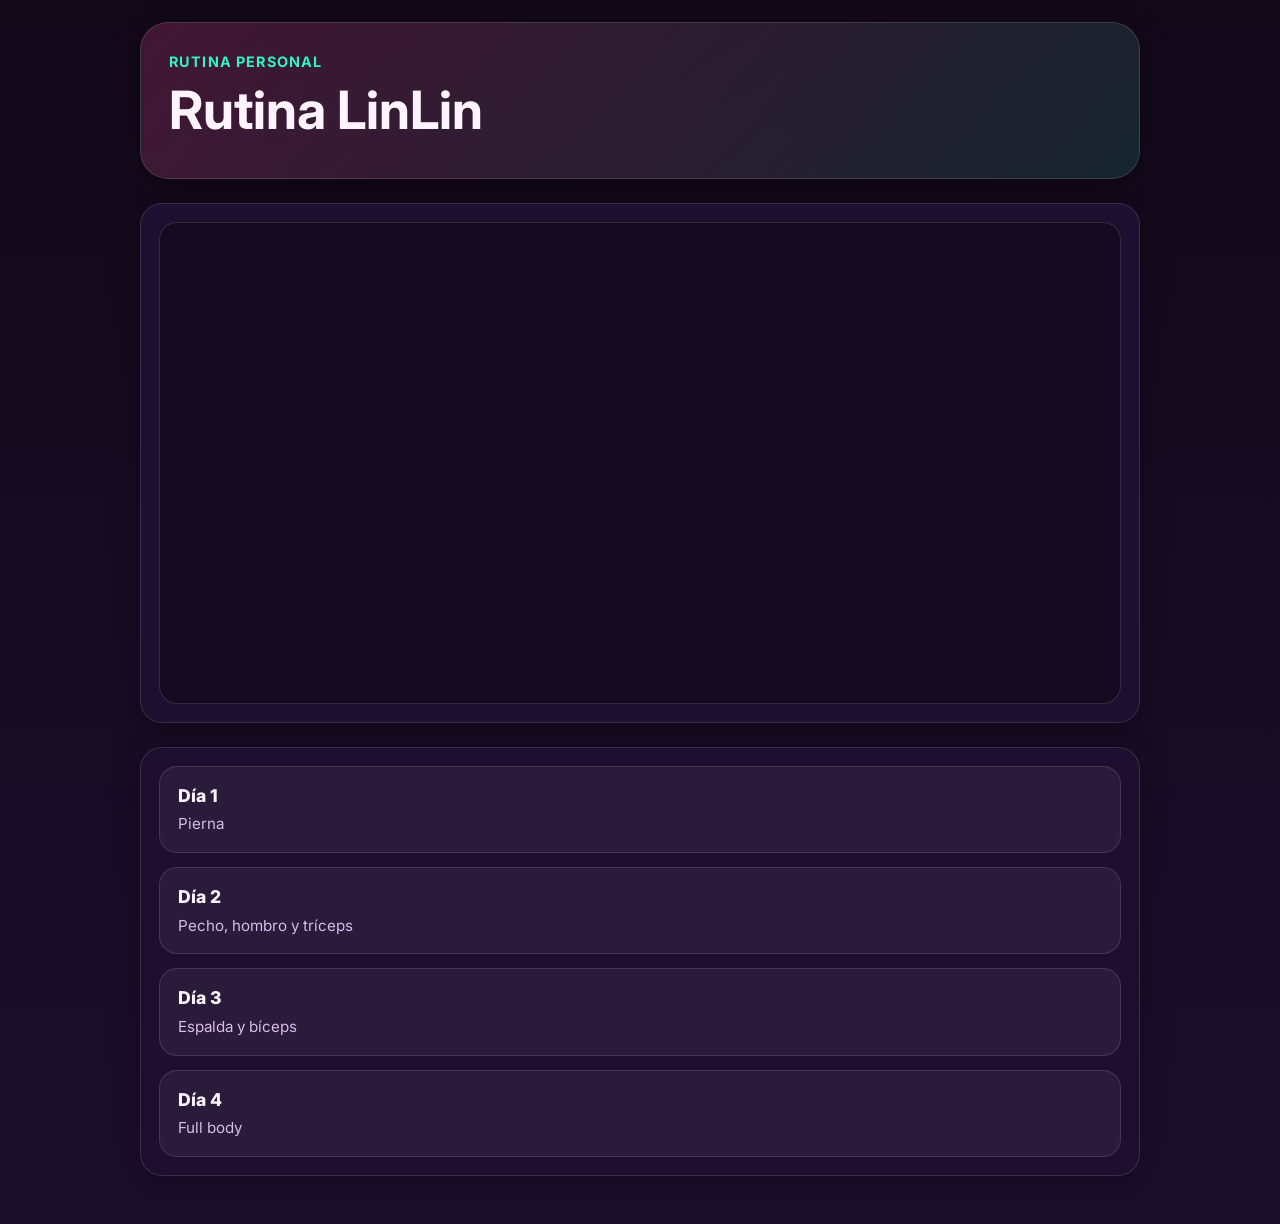
<file: index.html>
<!DOCTYPE html>
<html lang="es">
<head>
  <meta charset="UTF-8">
  <meta name="viewport" content="width=device-width, initial-scale=1.0">
  <title>Rutina LinLin</title>
  <link rel="preconnect" href="https://fonts.googleapis.com">
  <link rel="preconnect" href="https://fonts.gstatic.com" crossorigin>
  <link href="https://fonts.googleapis.com/css2?family=Inter:wght@400;500;600;700;800&display=swap" rel="stylesheet">
  <link rel="stylesheet" href="style.css">
</head>
<body>
  <div class="container">
    <header class="hero">
      <p class="eyebrow">Rutina personal</p>
      <h1>Rutina LinLin</h1>
    </header>

    <section class="section card">
      <div class="hero-video">
        <video autoplay muted loop playsinline preload="metadata">
          <source src="img/portada.mp4" type="video/mp4">
          Tu navegador no soporta vídeo HTML5.
        </video>
      </div>
    </section>

    <section class="section card">

      <div class="days-list">
        <a class="day-card" href="dia1.html">
          <span class="day-title">Día 1</span>
          <span class="day-subtitle">Pierna</span>
        </a>

        <a class="day-card" href="dia2.html">
          <span class="day-title">Día 2</span>
          <span class="day-subtitle">Pecho, hombro y tríceps</span>
        </a>

        <a class="day-card" href="dia3.html">
          <span class="day-title">Día 3</span>
          <span class="day-subtitle">Espalda y bíceps</span>
        </a>

        <a class="day-card" href="dia4.html">
          <span class="day-title">Día 4</span>
          <span class="day-subtitle">Full body</span>
        </a>
      </div>
    </section>
  </div>
</body>
</html>
</file>
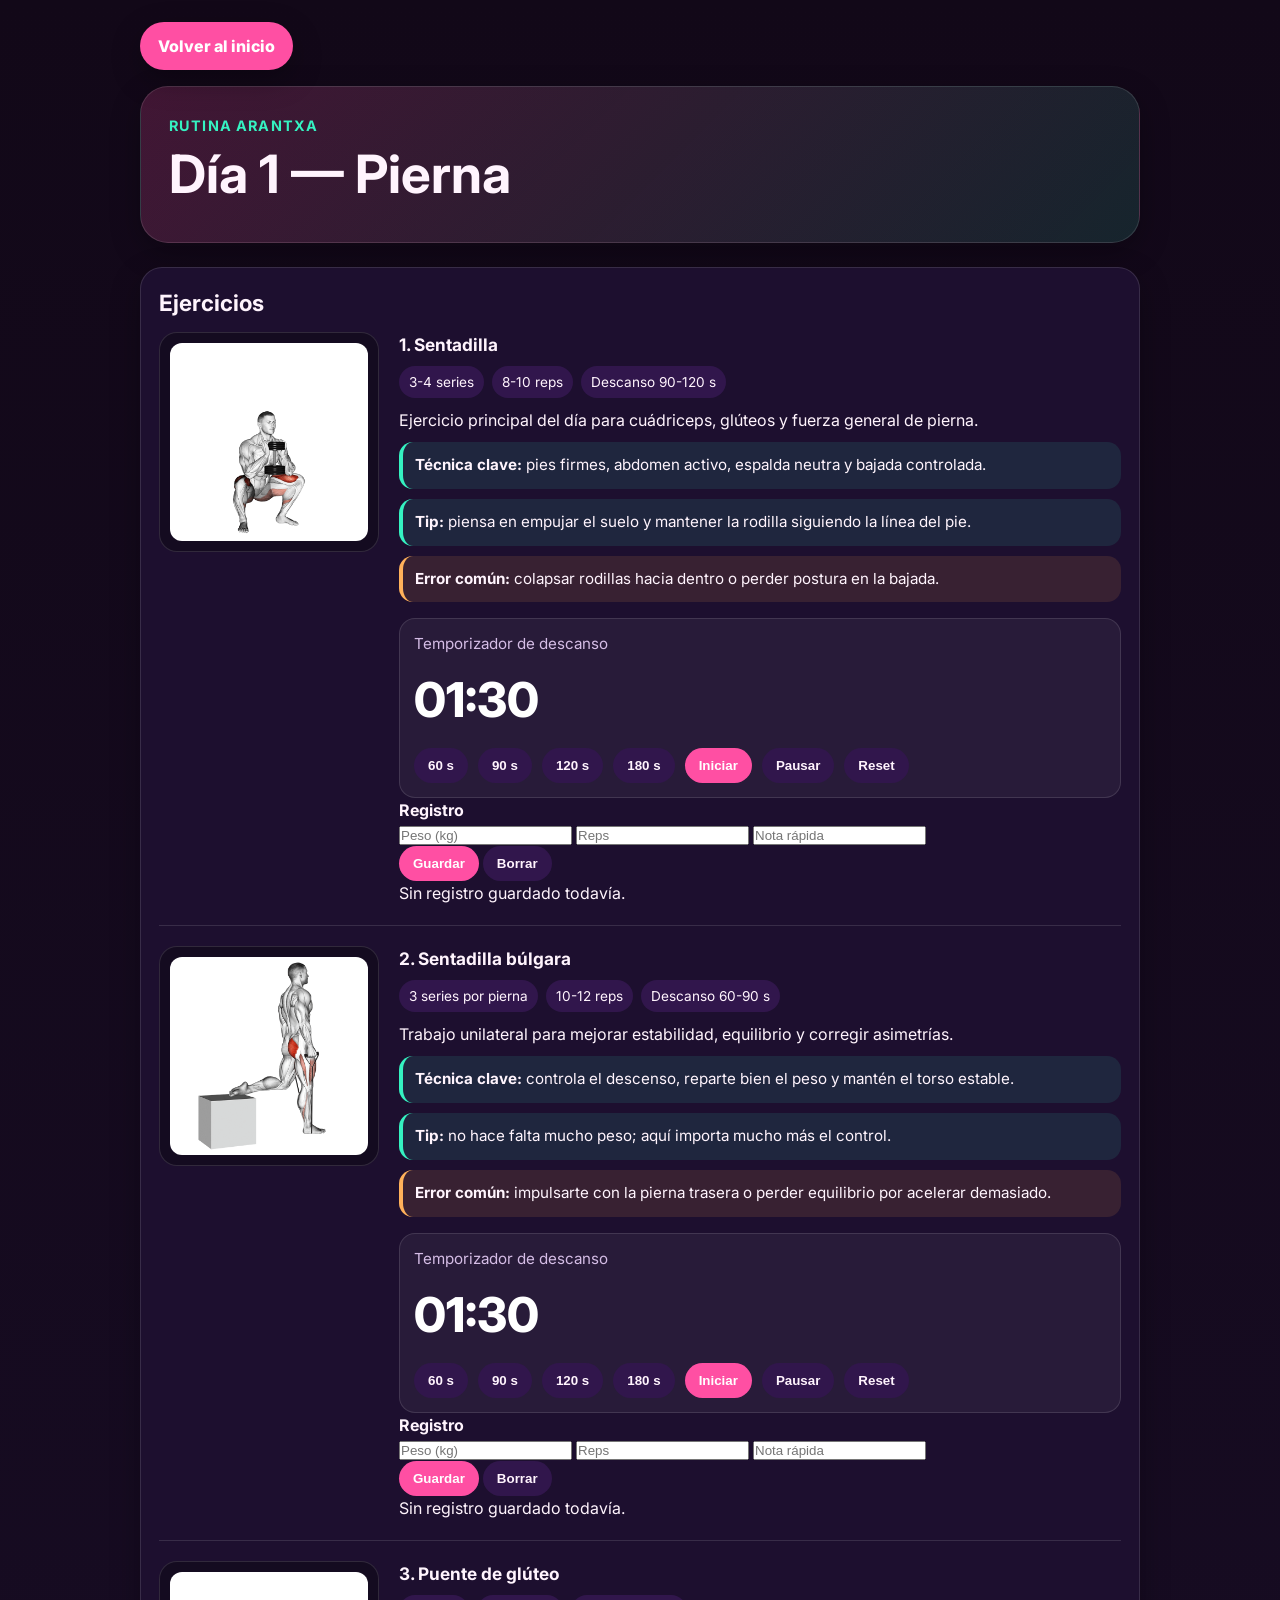
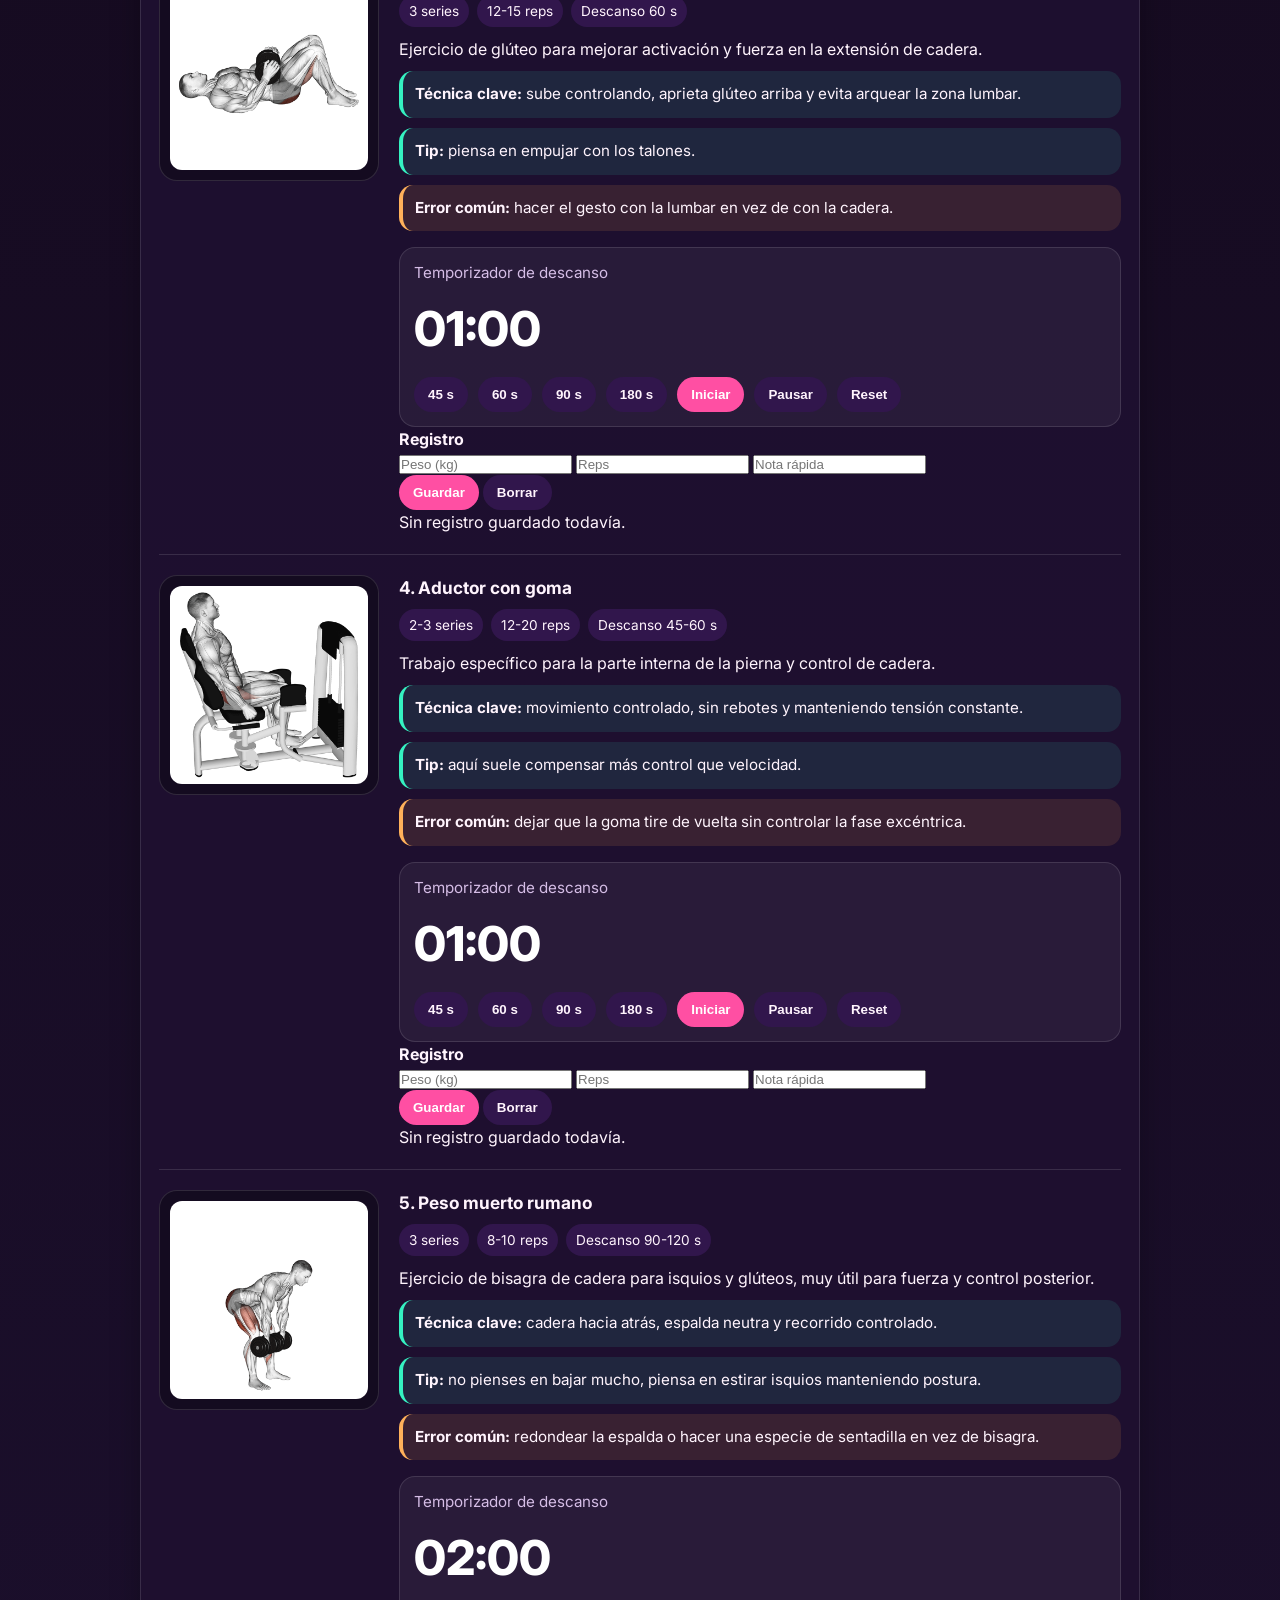
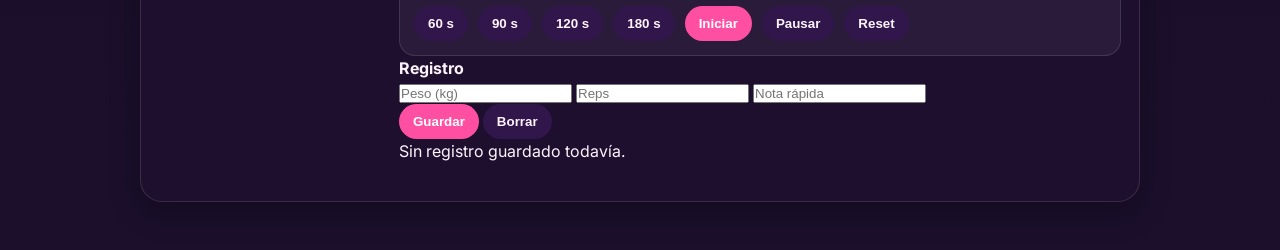
<file: dia1.html>
<!DOCTYPE html>
<html lang="es">
<head>
  <meta charset="UTF-8">
  <meta name="viewport" content="width=device-width, initial-scale=1.0">
  <title>Día 1 | Rutina Arantxa</title>
  <link rel="preconnect" href="https://fonts.googleapis.com">
  <link rel="preconnect" href="https://fonts.gstatic.com" crossorigin>
  <link href="https://fonts.googleapis.com/css2?family=Inter:wght@400;500;600;700;800&display=swap" rel="stylesheet">
  <link rel="stylesheet" href="style.css">
  <script src="script.js" defer></script>
</head>
<body>
  <div class="container">

    <div class="actions" style="margin-bottom: 16px;">
    <a class="btn" href="index.html">Volver al inicio</a>
    </div>

    <header class="hero">
      <p class="eyebrow">Rutina Arantxa</p>
      <h1>Día 1 — Pierna</h1>
    </header>

    <section class="section card">
      <h2>Ejercicios</h2>

      <article class="exercise">
        <div class="exercise-media">
          <img src="img/dia1/sentadilla.gif" alt="Sentadilla">
        </div>
        <div class="exercise-content">
          <h3>1. Sentadilla</h3>
          <div class="meta">
            <span class="pill">3-4 series</span>
            <span class="pill">8-10 reps</span>
            <span class="pill">Descanso 90-120 s</span>
          </div>
          <p>
            Ejercicio principal del día para cuádriceps, glúteos y fuerza general de pierna.
          </p>
          <div class="note">
            <strong>Técnica clave:</strong> pies firmes, abdomen activo, espalda neutra y bajada controlada.
          </div>
          <div class="note">
            <strong>Tip:</strong> piensa en empujar el suelo y mantener la rodilla siguiendo la línea del pie.
          </div>
          <div class="warning">
            <strong>Error común:</strong> colapsar rodillas hacia dentro o perder postura en la bajada.
          </div>

          <div class="timer-box" data-timer="sentadilla">
            <p class="timer-label">Temporizador de descanso</p>
            <div class="timer-display" id="display-sentadilla">01:30</div>
            <div class="timer-controls">
              <button class="timer-btn" onclick="setExerciseTimer('sentadilla', 60)">60 s</button>
              <button class="timer-btn" onclick="setExerciseTimer('sentadilla', 90)">90 s</button>
              <button class="timer-btn" onclick="setExerciseTimer('sentadilla', 120)">120 s</button>
              <button class="timer-btn" onclick="setExerciseTimer('sentadilla', 180)">180 s</button>
              <button class="timer-btn primary" onclick="startExerciseTimer('sentadilla')">Iniciar</button>
              <button class="timer-btn" onclick="pauseExerciseTimer('sentadilla')">Pausar</button>
              <button class="timer-btn" onclick="resetExerciseTimer('sentadilla')">Reset</button>
            </div>
          </div>

          <div class="log-box">
            <h4>Registro</h4>
            <div class="log-form">
              <input type="number" id="d1-sentadilla-peso" placeholder="Peso (kg)" step="0.5">
              <input type="number" id="d1-sentadilla-reps" placeholder="Reps">
              <input type="text" id="d1-sentadilla-nota" placeholder="Nota rápida">
            </div>
            <div class="log-actions">
              <button class="timer-btn primary" onclick="saveExerciseLog('d1-sentadilla')">Guardar</button>
              <button class="timer-btn" onclick="clearExerciseLog('d1-sentadilla')">Borrar</button>
            </div>
            <div class="saved-log" id="d1-sentadilla-output">Sin registro guardado todavía.</div>
          </div>
        </div>
      </article>

      <article class="exercise">
        <div class="exercise-media">
          <img src="img/dia1/sentadilla-bulgara.gif" alt="Sentadilla búlgara">
        </div>
        <div class="exercise-content">
          <h3>2. Sentadilla búlgara</h3>
          <div class="meta">
            <span class="pill">3 series por pierna</span>
            <span class="pill">10-12 reps</span>
            <span class="pill">Descanso 60-90 s</span>
          </div>
          <p>
            Trabajo unilateral para mejorar estabilidad, equilibrio y corregir asimetrías.
          </p>
          <div class="note">
            <strong>Técnica clave:</strong> controla el descenso, reparte bien el peso y mantén el torso estable.
          </div>
          <div class="note">
            <strong>Tip:</strong> no hace falta mucho peso; aquí importa mucho más el control.
          </div>
          <div class="warning">
            <strong>Error común:</strong> impulsarte con la pierna trasera o perder equilibrio por acelerar demasiado.
          </div>

          <div class="timer-box" data-timer="bulgara">
            <p class="timer-label">Temporizador de descanso</p>
            <div class="timer-display" id="display-bulgara">01:30</div>
            <div class="timer-controls">
              <button class="timer-btn" onclick="setExerciseTimer('bulgara', 60)">60 s</button>
              <button class="timer-btn" onclick="setExerciseTimer('bulgara', 90)">90 s</button>
              <button class="timer-btn" onclick="setExerciseTimer('bulgara', 120)">120 s</button>
              <button class="timer-btn" onclick="setExerciseTimer('bulgara', 180)">180 s</button>
              <button class="timer-btn primary" onclick="startExerciseTimer('bulgara')">Iniciar</button>
              <button class="timer-btn" onclick="pauseExerciseTimer('bulgara')">Pausar</button>
              <button class="timer-btn" onclick="resetExerciseTimer('bulgara')">Reset</button>
            </div>
          </div>

          <div class="log-box">
            <h4>Registro</h4>
            <div class="log-form">
              <input type="number" id="d1-bulgara-peso" placeholder="Peso (kg)" step="0.5">
              <input type="number" id="d1-bulgara-reps" placeholder="Reps">
              <input type="text" id="d1-bulgara-nota" placeholder="Nota rápida">
            </div>
            <div class="log-actions">
              <button class="timer-btn primary" onclick="saveExerciseLog('d1-bulgara')">Guardar</button>
              <button class="timer-btn" onclick="clearExerciseLog('d1-bulgara')">Borrar</button>
            </div>
            <div class="saved-log" id="d1-bulgara-output">Sin registro guardado todavía.</div>
          </div>
        </div>
      </article>

      <article class="exercise">
        <div class="exercise-media">
          <img src="img/dia1/puente-gluteo.gif" alt="Puente de glúteo">
        </div>
        <div class="exercise-content">
          <h3>3. Puente de glúteo</h3>
          <div class="meta">
            <span class="pill">3 series</span>
            <span class="pill">12-15 reps</span>
            <span class="pill">Descanso 60 s</span>
          </div>
          <p>
            Ejercicio de glúteo para mejorar activación y fuerza en la extensión de cadera.
          </p>
          <div class="note">
            <strong>Técnica clave:</strong> sube controlando, aprieta glúteo arriba y evita arquear la zona lumbar.
          </div>
          <div class="note">
            <strong>Tip:</strong> piensa en empujar con los talones.
          </div>
          <div class="warning">
            <strong>Error común:</strong> hacer el gesto con la lumbar en vez de con la cadera.
          </div>

          <div class="timer-box" data-timer="puente">
            <p class="timer-label">Temporizador de descanso</p>
            <div class="timer-display" id="display-puente">01:00</div>
            <div class="timer-controls">
              <button class="timer-btn" onclick="setExerciseTimer('puente', 45)">45 s</button>
              <button class="timer-btn" onclick="setExerciseTimer('puente', 60)">60 s</button>
              <button class="timer-btn" onclick="setExerciseTimer('puente', 90)">90 s</button>
              <button class="timer-btn" onclick="setExerciseTimer('puente', 180)">180 s</button>
              <button class="timer-btn primary" onclick="startExerciseTimer('puente')">Iniciar</button>
              <button class="timer-btn" onclick="pauseExerciseTimer('puente')">Pausar</button>
              <button class="timer-btn" onclick="resetExerciseTimer('puente')">Reset</button>
            </div>
          </div>

          <div class="log-box">
            <h4>Registro</h4>
            <div class="log-form">
              <input type="number" id="d1-puente-peso" placeholder="Peso (kg)" step="0.5">
              <input type="number" id="d1-puente-reps" placeholder="Reps">
              <input type="text" id="d1-puente-nota" placeholder="Nota rápida">
            </div>
            <div class="log-actions">
              <button class="timer-btn primary" onclick="saveExerciseLog('d1-puente')">Guardar</button>
              <button class="timer-btn" onclick="clearExerciseLog('d1-puente')">Borrar</button>
            </div>
            <div class="saved-log" id="d1-puente-output">Sin registro guardado todavía.</div>
          </div>
        </div>
      </article>

      <article class="exercise">
        <div class="exercise-media">
          <img src="img/dia1/aductor.gif" alt="Aductor con goma">
        </div>
        <div class="exercise-content">
          <h3>4. Aductor con goma</h3>
          <div class="meta">
            <span class="pill">2-3 series</span>
            <span class="pill">12-20 reps</span>
            <span class="pill">Descanso 45-60 s</span>
          </div>
          <p>
            Trabajo específico para la parte interna de la pierna y control de cadera.
          </p>
          <div class="note">
            <strong>Técnica clave:</strong> movimiento controlado, sin rebotes y manteniendo tensión constante.
          </div>
          <div class="note">
            <strong>Tip:</strong> aquí suele compensar más control que velocidad.
          </div>
          <div class="warning">
            <strong>Error común:</strong> dejar que la goma tire de vuelta sin controlar la fase excéntrica.
          </div>

          <div class="timer-box" data-timer="aductor">
            <p class="timer-label">Temporizador de descanso</p>
            <div class="timer-display" id="display-aductor">01:00</div>
            <div class="timer-controls">
              <button class="timer-btn" onclick="setExerciseTimer('aductor', 45)">45 s</button>
              <button class="timer-btn" onclick="setExerciseTimer('aductor', 60)">60 s</button>
              <button class="timer-btn" onclick="setExerciseTimer('aductor', 90)">90 s</button>
              <button class="timer-btn" onclick="setExerciseTimer('aductor', 180)">180 s</button>
              <button class="timer-btn primary" onclick="startExerciseTimer('aductor')">Iniciar</button>
              <button class="timer-btn" onclick="pauseExerciseTimer('aductor')">Pausar</button>
              <button class="timer-btn" onclick="resetExerciseTimer('aductor')">Reset</button>
            </div>
          </div>

          <div class="log-box">
            <h4>Registro</h4>
            <div class="log-form">
              <input type="number" id="d1-aductor-peso" placeholder="Peso (kg)" step="0.5">
              <input type="number" id="d1-aductor-reps" placeholder="Reps">
              <input type="text" id="d1-aductor-nota" placeholder="Nota rápida">
            </div>
            <div class="log-actions">
              <button class="timer-btn primary" onclick="saveExerciseLog('d1-aductor')">Guardar</button>
              <button class="timer-btn" onclick="clearExerciseLog('d1-aductor')">Borrar</button>
            </div>
            <div class="saved-log" id="d1-aductor-output">Sin registro guardado todavía.</div>
          </div>
        </div>
      </article>

      <article class="exercise">
        <div class="exercise-media">
          <img src="img/dia1/peso-muerto-rumano.gif" alt="Peso muerto rumano">
        </div>
        <div class="exercise-content">
          <h3>5. Peso muerto rumano</h3>
          <div class="meta">
            <span class="pill">3 series</span>
            <span class="pill">8-10 reps</span>
            <span class="pill">Descanso 90-120 s</span>
          </div>
          <p>
            Ejercicio de bisagra de cadera para isquios y glúteos, muy útil para fuerza y control posterior.
          </p>
          <div class="note">
            <strong>Técnica clave:</strong> cadera hacia atrás, espalda neutra y recorrido controlado.
          </div>
          <div class="note">
            <strong>Tip:</strong> no pienses en bajar mucho, piensa en estirar isquios manteniendo postura.
          </div>
          <div class="warning">
            <strong>Error común:</strong> redondear la espalda o hacer una especie de sentadilla en vez de bisagra.
          </div>

          <div class="timer-box" data-timer="rumano">
            <p class="timer-label">Temporizador de descanso</p>
            <div class="timer-display" id="display-rumano">02:00</div>
            <div class="timer-controls">
              <button class="timer-btn" onclick="setExerciseTimer('rumano', 60)">60 s</button>
              <button class="timer-btn" onclick="setExerciseTimer('rumano', 90)">90 s</button>
              <button class="timer-btn" onclick="setExerciseTimer('rumano', 120)">120 s</button>
              <button class="timer-btn" onclick="setExerciseTimer('rumano', 180)">180 s</button>
              <button class="timer-btn primary" onclick="startExerciseTimer('rumano')">Iniciar</button>
              <button class="timer-btn" onclick="pauseExerciseTimer('rumano')">Pausar</button>
              <button class="timer-btn" onclick="resetExerciseTimer('rumano')">Reset</button>
            </div>
          </div>

          <div class="log-box">
            <h4>Registro</h4>
            <div class="log-form">
              <input type="number" id="d1-rumano-peso" placeholder="Peso (kg)" step="0.5">
              <input type="number" id="d1-rumano-reps" placeholder="Reps">
              <input type="text" id="d1-rumano-nota" placeholder="Nota rápida">
            </div>
            <div class="log-actions">
              <button class="timer-btn primary" onclick="saveExerciseLog('d1-rumano')">Guardar</button>
              <button class="timer-btn" onclick="clearExerciseLog('d1-rumano')">Borrar</button>
            </div>
            <div class="saved-log" id="d1-rumano-output">Sin registro guardado todavía.</div>
          </div>
        </div>
      </article>
    </section>
  </div>
</body>
</html>
</file>
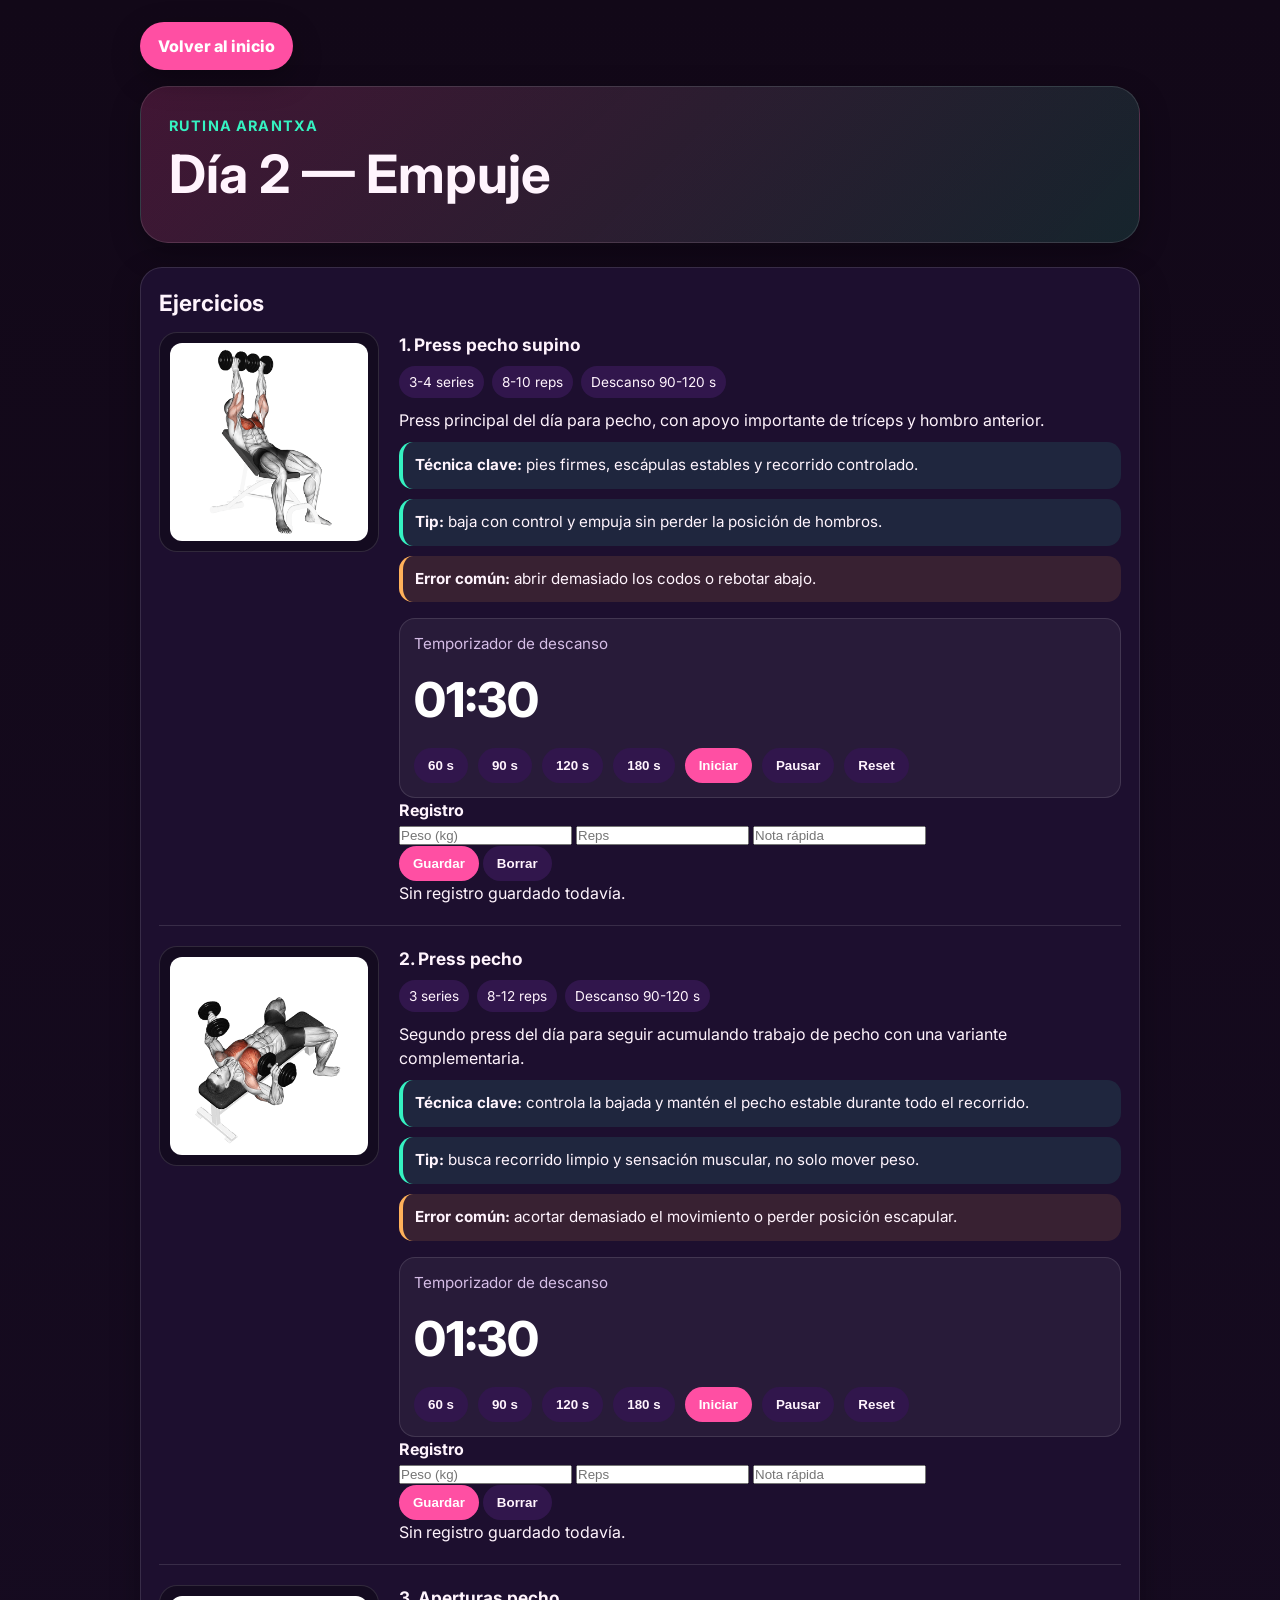
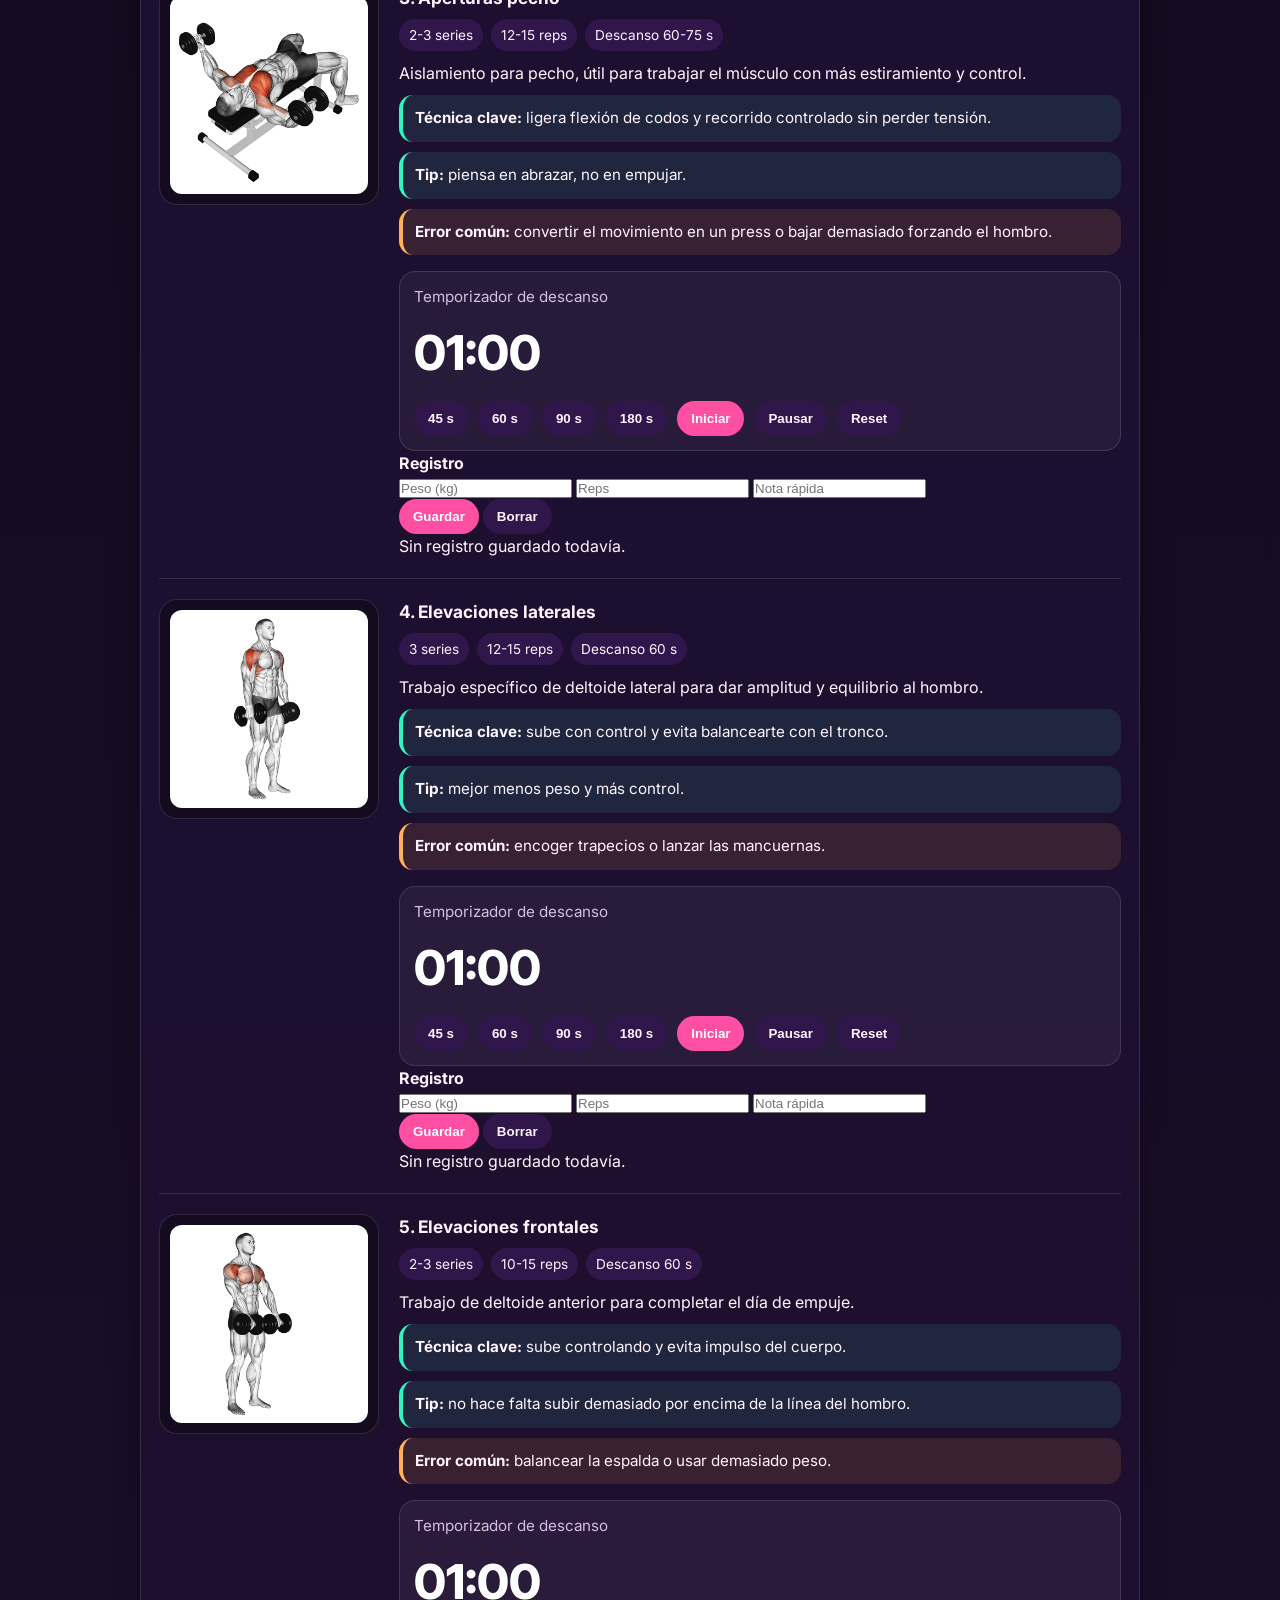
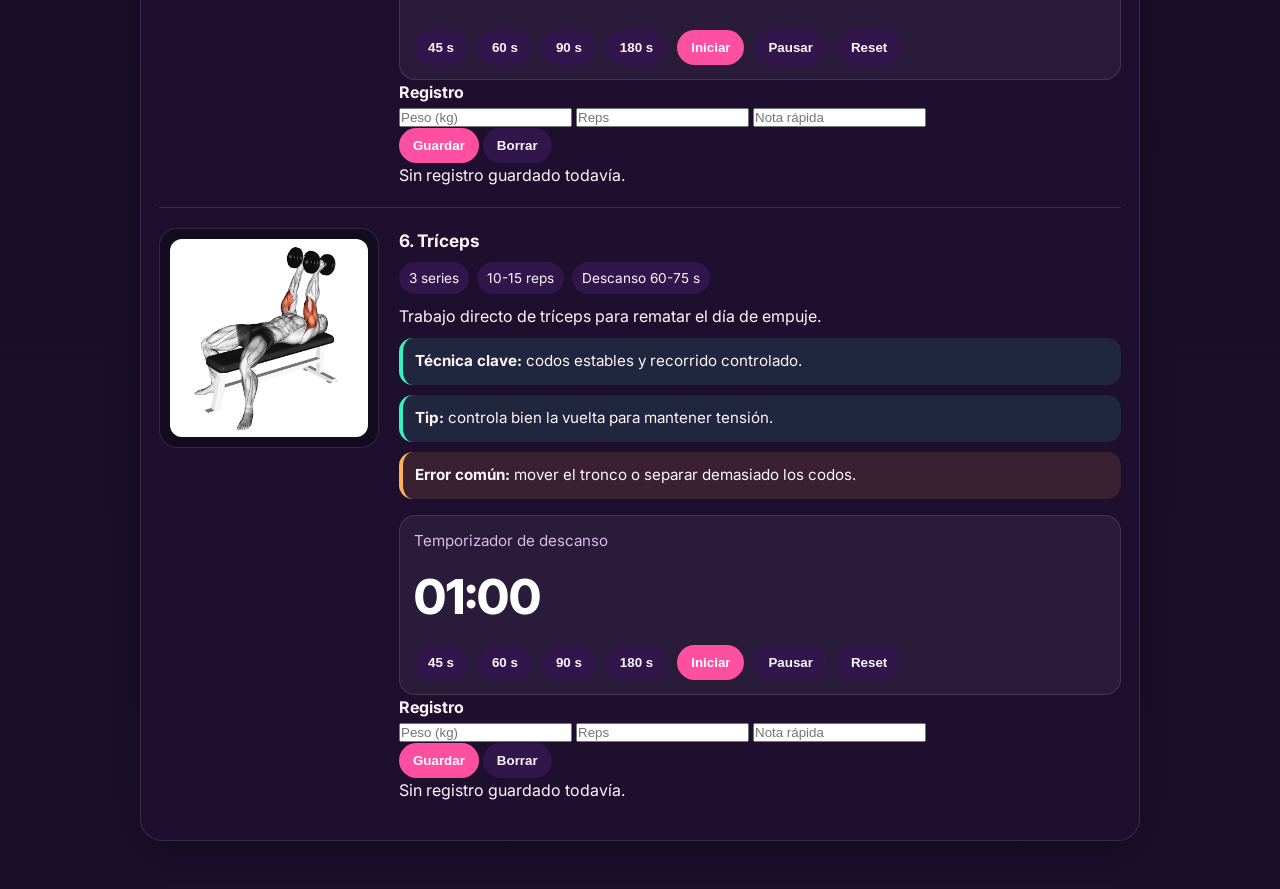
<file: dia2.html>
<!DOCTYPE html>
<html lang="es">
<head>
  <meta charset="UTF-8">
  <meta name="viewport" content="width=device-width, initial-scale=1.0">
  <title>Día 2 | Rutina Arantxa</title>
  <link rel="preconnect" href="https://fonts.googleapis.com">
  <link rel="preconnect" href="https://fonts.gstatic.com" crossorigin>
  <link href="https://fonts.googleapis.com/css2?family=Inter:wght@400;500;600;700;800&display=swap" rel="stylesheet">
  <link rel="stylesheet" href="style.css">
  <script src="script.js" defer></script>
</head>
<body>
  <div class="container">

    <div class="actions" style="margin-bottom: 16px;">
        <a class="btn" href="index.html">Volver al inicio</a>
    </div>
    <header class="hero">
      <p class="eyebrow">Rutina Arantxa</p>
      <h1>Día 2 — Empuje</h1>
    </header>

    <section class="section card">
      <h2>Ejercicios</h2>

      <article class="exercise">
        <div class="exercise-media">
          <img src="img/dia2/press-pecho-supino.gif" alt="Press pecho supino">
        </div>
        <div class="exercise-content">
          <h3>1. Press pecho supino</h3>
          <div class="meta">
            <span class="pill">3-4 series</span>
            <span class="pill">8-10 reps</span>
            <span class="pill">Descanso 90-120 s</span>
          </div>
          <p>
            Press principal del día para pecho, con apoyo importante de tríceps y hombro anterior.
          </p>
          <div class="note">
            <strong>Técnica clave:</strong> pies firmes, escápulas estables y recorrido controlado.
          </div>
          <div class="note">
            <strong>Tip:</strong> baja con control y empuja sin perder la posición de hombros.
          </div>
          <div class="warning">
            <strong>Error común:</strong> abrir demasiado los codos o rebotar abajo.
          </div>

          <div class="timer-box" data-timer="d2supino">
            <p class="timer-label">Temporizador de descanso</p>
            <div class="timer-display" id="display-d2supino">01:30</div>
            <div class="timer-controls">
              <button class="timer-btn" onclick="setExerciseTimer('d2supino', 60)">60 s</button>
              <button class="timer-btn" onclick="setExerciseTimer('d2supino', 90)">90 s</button>
              <button class="timer-btn" onclick="setExerciseTimer('d2supino', 120)">120 s</button>
              <button class="timer-btn" onclick="setExerciseTimer('d2supino', 180)">180 s</button>
              <button class="timer-btn primary" onclick="startExerciseTimer('d2supino')">Iniciar</button>
              <button class="timer-btn" onclick="pauseExerciseTimer('d2supino')">Pausar</button>
              <button class="timer-btn" onclick="resetExerciseTimer('d2supino')">Reset</button>
            </div>
          </div>

          <div class="log-box">
            <h4>Registro</h4>
            <div class="log-form">
              <input type="number" id="d2-supino-peso" placeholder="Peso (kg)" step="0.5">
              <input type="number" id="d2-supino-reps" placeholder="Reps">
              <input type="text" id="d2-supino-nota" placeholder="Nota rápida">
            </div>
            <div class="log-actions">
              <button class="timer-btn primary" onclick="saveExerciseLog('d2-supino')">Guardar</button>
              <button class="timer-btn" onclick="clearExerciseLog('d2-supino')">Borrar</button>
            </div>
            <div class="saved-log" id="d2-supino-output">Sin registro guardado todavía.</div>
          </div>
        </div>
      </article>

      <article class="exercise">
        <div class="exercise-media">
          <img src="img/dia2/press-pecho.gif" alt="Press pecho">
        </div>
        <div class="exercise-content">
          <h3>2. Press pecho</h3>
          <div class="meta">
            <span class="pill">3 series</span>
            <span class="pill">8-12 reps</span>
            <span class="pill">Descanso 90-120 s</span>
          </div>
          <p>
            Segundo press del día para seguir acumulando trabajo de pecho con una variante complementaria.
          </p>
          <div class="note">
            <strong>Técnica clave:</strong> controla la bajada y mantén el pecho estable durante todo el recorrido.
          </div>
          <div class="note">
            <strong>Tip:</strong> busca recorrido limpio y sensación muscular, no solo mover peso.
          </div>
          <div class="warning">
            <strong>Error común:</strong> acortar demasiado el movimiento o perder posición escapular.
          </div>

          <div class="timer-box" data-timer="d2press">
            <p class="timer-label">Temporizador de descanso</p>
            <div class="timer-display" id="display-d2press">01:30</div>
            <div class="timer-controls">
              <button class="timer-btn" onclick="setExerciseTimer('d2press', 60)">60 s</button>
              <button class="timer-btn" onclick="setExerciseTimer('d2press', 90)">90 s</button>
              <button class="timer-btn" onclick="setExerciseTimer('d2press', 120)">120 s</button>
              <button class="timer-btn" onclick="setExerciseTimer('d2press', 180)">180 s</button>
              <button class="timer-btn primary" onclick="startExerciseTimer('d2press')">Iniciar</button>
              <button class="timer-btn" onclick="pauseExerciseTimer('d2press')">Pausar</button>
              <button class="timer-btn" onclick="resetExerciseTimer('d2press')">Reset</button>
            </div>
          </div>

          <div class="log-box">
            <h4>Registro</h4>
            <div class="log-form">
              <input type="number" id="d2-press-peso" placeholder="Peso (kg)" step="0.5">
              <input type="number" id="d2-press-reps" placeholder="Reps">
              <input type="text" id="d2-press-nota" placeholder="Nota rápida">
            </div>
            <div class="log-actions">
              <button class="timer-btn primary" onclick="saveExerciseLog('d2-press')">Guardar</button>
              <button class="timer-btn" onclick="clearExerciseLog('d2-press')">Borrar</button>
            </div>
            <div class="saved-log" id="d2-press-output">Sin registro guardado todavía.</div>
          </div>
        </div>
      </article>

      <article class="exercise">
        <div class="exercise-media">
          <img src="img/dia2/aperturas-pecho.gif" alt="Aperturas pecho">
        </div>
        <div class="exercise-content">
          <h3>3. Aperturas pecho</h3>
          <div class="meta">
            <span class="pill">2-3 series</span>
            <span class="pill">12-15 reps</span>
            <span class="pill">Descanso 60-75 s</span>
          </div>
          <p>
            Aislamiento para pecho, útil para trabajar el músculo con más estiramiento y control.
          </p>
          <div class="note">
            <strong>Técnica clave:</strong> ligera flexión de codos y recorrido controlado sin perder tensión.
          </div>
          <div class="note">
            <strong>Tip:</strong> piensa en abrazar, no en empujar.
          </div>
          <div class="warning">
            <strong>Error común:</strong> convertir el movimiento en un press o bajar demasiado forzando el hombro.
          </div>

          <div class="timer-box" data-timer="d2aperturas">
            <p class="timer-label">Temporizador de descanso</p>
            <div class="timer-display" id="display-d2aperturas">01:00</div>
            <div class="timer-controls">
              <button class="timer-btn" onclick="setExerciseTimer('d2aperturas', 45)">45 s</button>
              <button class="timer-btn" onclick="setExerciseTimer('d2aperturas', 60)">60 s</button>
              <button class="timer-btn" onclick="setExerciseTimer('d2aperturas', 90)">90 s</button>
              <button class="timer-btn" onclick="setExerciseTimer('d2aperturas', 180)">180 s</button>
              <button class="timer-btn primary" onclick="startExerciseTimer('d2aperturas')">Iniciar</button>
              <button class="timer-btn" onclick="pauseExerciseTimer('d2aperturas')">Pausar</button>
              <button class="timer-btn" onclick="resetExerciseTimer('d2aperturas')">Reset</button>
            </div>
          </div>

          <div class="log-box">
            <h4>Registro</h4>
            <div class="log-form">
              <input type="number" id="d2-aperturas-peso" placeholder="Peso (kg)" step="0.5">
              <input type="number" id="d2-aperturas-reps" placeholder="Reps">
              <input type="text" id="d2-aperturas-nota" placeholder="Nota rápida">
            </div>
            <div class="log-actions">
              <button class="timer-btn primary" onclick="saveExerciseLog('d2-aperturas')">Guardar</button>
              <button class="timer-btn" onclick="clearExerciseLog('d2-aperturas')">Borrar</button>
            </div>
            <div class="saved-log" id="d2-aperturas-output">Sin registro guardado todavía.</div>
          </div>
        </div>
      </article>

      <article class="exercise">
        <div class="exercise-media">
          <img src="img/dia2/elevaciones-laterales.gif" alt="Elevaciones laterales">
        </div>
        <div class="exercise-content">
          <h3>4. Elevaciones laterales</h3>
          <div class="meta">
            <span class="pill">3 series</span>
            <span class="pill">12-15 reps</span>
            <span class="pill">Descanso 60 s</span>
          </div>
          <p>
            Trabajo específico de deltoide lateral para dar amplitud y equilibrio al hombro.
          </p>
          <div class="note">
            <strong>Técnica clave:</strong> sube con control y evita balancearte con el tronco.
          </div>
          <div class="note">
            <strong>Tip:</strong> mejor menos peso y más control.
          </div>
          <div class="warning">
            <strong>Error común:</strong> encoger trapecios o lanzar las mancuernas.
          </div>

          <div class="timer-box" data-timer="d2laterales">
            <p class="timer-label">Temporizador de descanso</p>
            <div class="timer-display" id="display-d2laterales">01:00</div>
            <div class="timer-controls">
              <button class="timer-btn" onclick="setExerciseTimer('d2laterales', 45)">45 s</button>
              <button class="timer-btn" onclick="setExerciseTimer('d2laterales', 60)">60 s</button>
              <button class="timer-btn" onclick="setExerciseTimer('d2laterales', 90)">90 s</button>
              <button class="timer-btn" onclick="setExerciseTimer('d2laterales', 180)">180 s</button>
              <button class="timer-btn primary" onclick="startExerciseTimer('d2laterales')">Iniciar</button>
              <button class="timer-btn" onclick="pauseExerciseTimer('d2laterales')">Pausar</button>
              <button class="timer-btn" onclick="resetExerciseTimer('d2laterales')">Reset</button>
            </div>
          </div>

          <div class="log-box">
            <h4>Registro</h4>
            <div class="log-form">
              <input type="number" id="d2-laterales-peso" placeholder="Peso (kg)" step="0.5">
              <input type="number" id="d2-laterales-reps" placeholder="Reps">
              <input type="text" id="d2-laterales-nota" placeholder="Nota rápida">
            </div>
            <div class="log-actions">
              <button class="timer-btn primary" onclick="saveExerciseLog('d2-laterales')">Guardar</button>
              <button class="timer-btn" onclick="clearExerciseLog('d2-laterales')">Borrar</button>
            </div>
            <div class="saved-log" id="d2-laterales-output">Sin registro guardado todavía.</div>
          </div>
        </div>
      </article>

      <article class="exercise">
        <div class="exercise-media">
          <img src="img/dia2/elevaciones-frontales.gif" alt="Elevaciones frontales">
        </div>
        <div class="exercise-content">
          <h3>5. Elevaciones frontales</h3>
          <div class="meta">
            <span class="pill">2-3 series</span>
            <span class="pill">10-15 reps</span>
            <span class="pill">Descanso 60 s</span>
          </div>
          <p>
            Trabajo de deltoide anterior para completar el día de empuje.
          </p>
          <div class="note">
            <strong>Técnica clave:</strong> sube controlando y evita impulso del cuerpo.
          </div>
          <div class="note">
            <strong>Tip:</strong> no hace falta subir demasiado por encima de la línea del hombro.
          </div>
          <div class="warning">
            <strong>Error común:</strong> balancear la espalda o usar demasiado peso.
          </div>

          <div class="timer-box" data-timer="d2frontales">
            <p class="timer-label">Temporizador de descanso</p>
            <div class="timer-display" id="display-d2frontales">01:00</div>
            <div class="timer-controls">
              <button class="timer-btn" onclick="setExerciseTimer('d2frontales', 45)">45 s</button>
              <button class="timer-btn" onclick="setExerciseTimer('d2frontales', 60)">60 s</button>
              <button class="timer-btn" onclick="setExerciseTimer('d2frontales', 90)">90 s</button>
              <button class="timer-btn" onclick="setExerciseTimer('d2frontales', 180)">180 s</button>
              <button class="timer-btn primary" onclick="startExerciseTimer('d2frontales')">Iniciar</button>
              <button class="timer-btn" onclick="pauseExerciseTimer('d2frontales')">Pausar</button>
              <button class="timer-btn" onclick="resetExerciseTimer('d2frontales')">Reset</button>
            </div>
          </div>

          <div class="log-box">
            <h4>Registro</h4>
            <div class="log-form">
              <input type="number" id="d2-frontales-peso" placeholder="Peso (kg)" step="0.5">
              <input type="number" id="d2-frontales-reps" placeholder="Reps">
              <input type="text" id="d2-frontales-nota" placeholder="Nota rápida">
            </div>
            <div class="log-actions">
              <button class="timer-btn primary" onclick="saveExerciseLog('d2-frontales')">Guardar</button>
              <button class="timer-btn" onclick="clearExerciseLog('d2-frontales')">Borrar</button>
            </div>
            <div class="saved-log" id="d2-frontales-output">Sin registro guardado todavía.</div>
          </div>
        </div>
      </article>

      <article class="exercise">
        <div class="exercise-media">
          <img src="img/dia2/triceps.gif" alt="Tríceps">
        </div>
        <div class="exercise-content">
          <h3>6. Tríceps</h3>
          <div class="meta">
            <span class="pill">3 series</span>
            <span class="pill">10-15 reps</span>
            <span class="pill">Descanso 60-75 s</span>
          </div>
          <p>
            Trabajo directo de tríceps para rematar el día de empuje.
          </p>
          <div class="note">
            <strong>Técnica clave:</strong> codos estables y recorrido controlado.
          </div>
          <div class="note">
            <strong>Tip:</strong> controla bien la vuelta para mantener tensión.
          </div>
          <div class="warning">
            <strong>Error común:</strong> mover el tronco o separar demasiado los codos.
          </div>

          <div class="timer-box" data-timer="d2triceps">
            <p class="timer-label">Temporizador de descanso</p>
            <div class="timer-display" id="display-d2triceps">01:00</div>
            <div class="timer-controls">
              <button class="timer-btn" onclick="setExerciseTimer('d2triceps', 45)">45 s</button>
              <button class="timer-btn" onclick="setExerciseTimer('d2triceps', 60)">60 s</button>
              <button class="timer-btn" onclick="setExerciseTimer('d2triceps', 90)">90 s</button>
              <button class="timer-btn" onclick="setExerciseTimer('d2triceps', 180)">180 s</button>
              <button class="timer-btn primary" onclick="startExerciseTimer('d2triceps')">Iniciar</button>
              <button class="timer-btn" onclick="pauseExerciseTimer('d2triceps')">Pausar</button>
              <button class="timer-btn" onclick="resetExerciseTimer('d2triceps')">Reset</button>
            </div>
          </div>

          <div class="log-box">
            <h4>Registro</h4>
            <div class="log-form">
              <input type="number" id="d2-triceps-peso" placeholder="Peso (kg)" step="0.5">
              <input type="number" id="d2-triceps-reps" placeholder="Reps">
              <input type="text" id="d2-triceps-nota" placeholder="Nota rápida">
            </div>
            <div class="log-actions">
              <button class="timer-btn primary" onclick="saveExerciseLog('d2-triceps')">Guardar</button>
              <button class="timer-btn" onclick="clearExerciseLog('d2-triceps')">Borrar</button>
            </div>
            <div class="saved-log" id="d2-triceps-output">Sin registro guardado todavía.</div>
          </div>
        </div>
      </article>
    </section>
  </div>
</body>
</html>
</file>
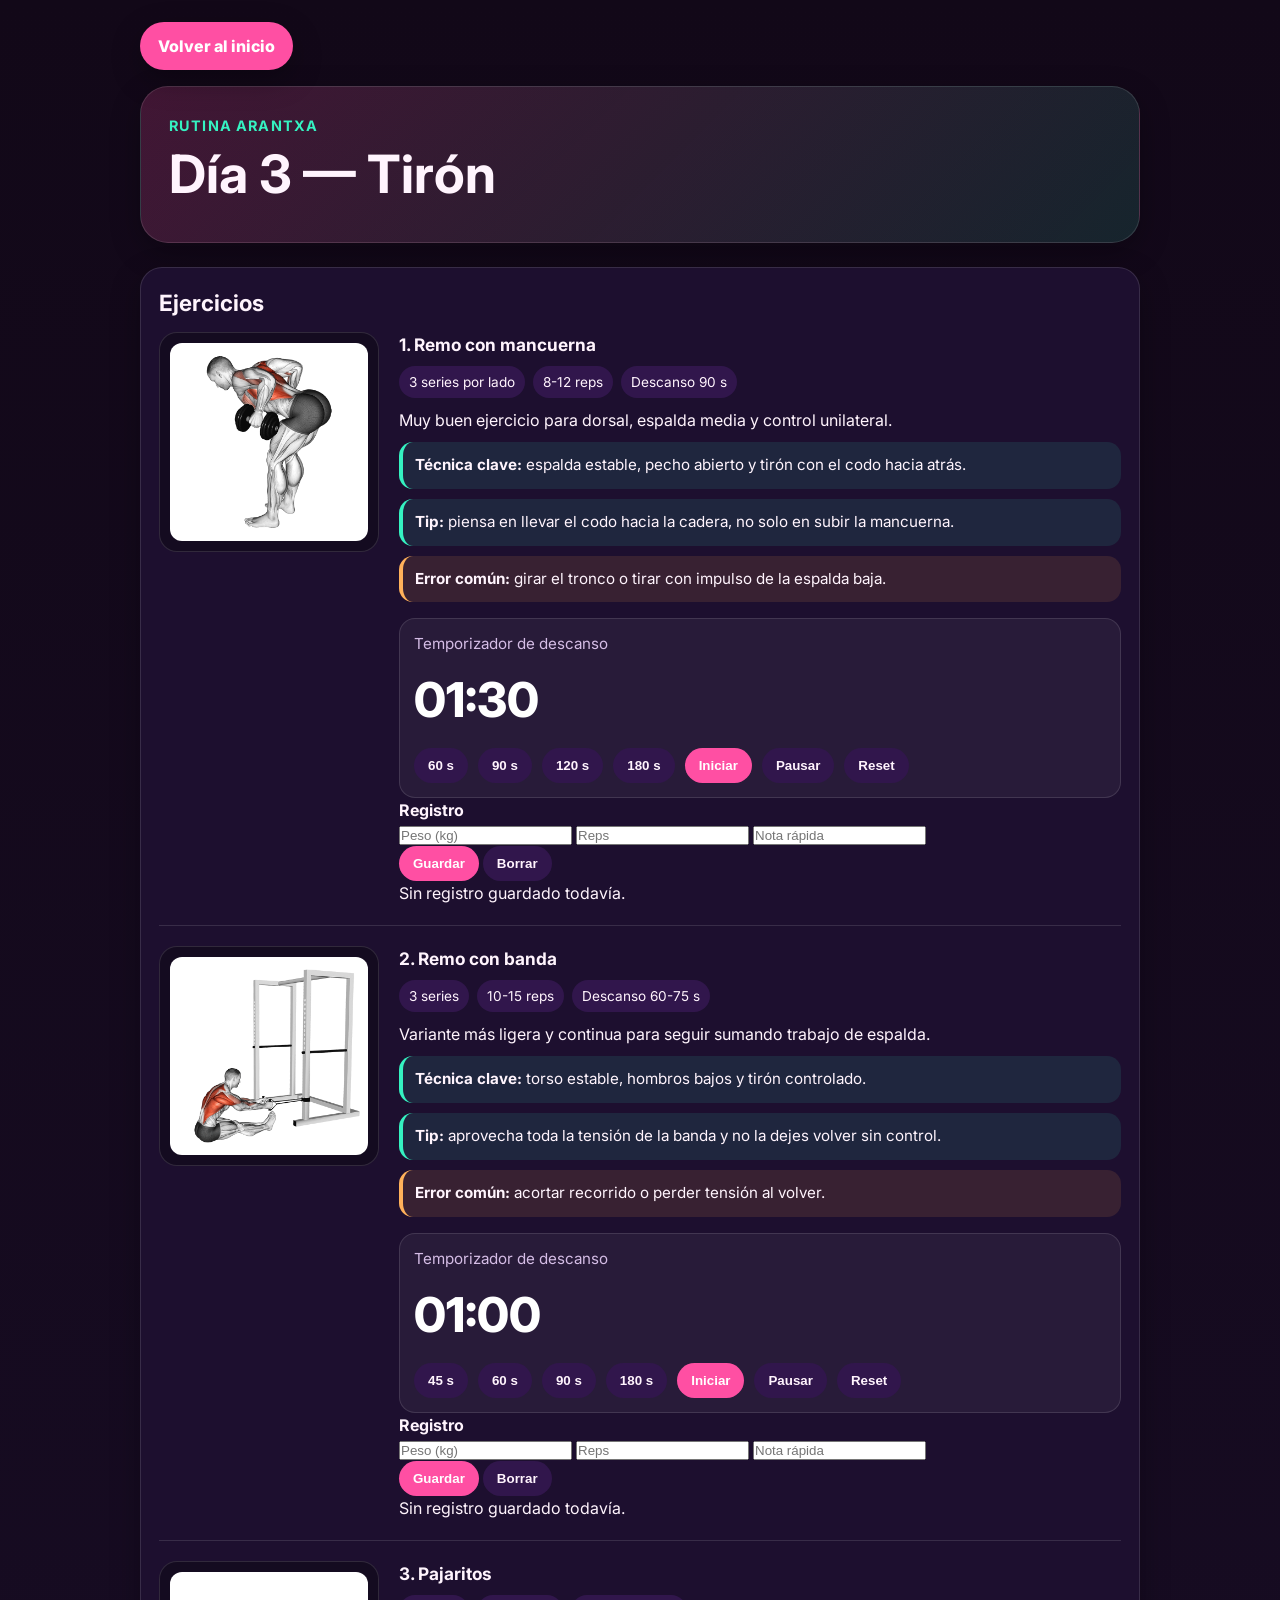
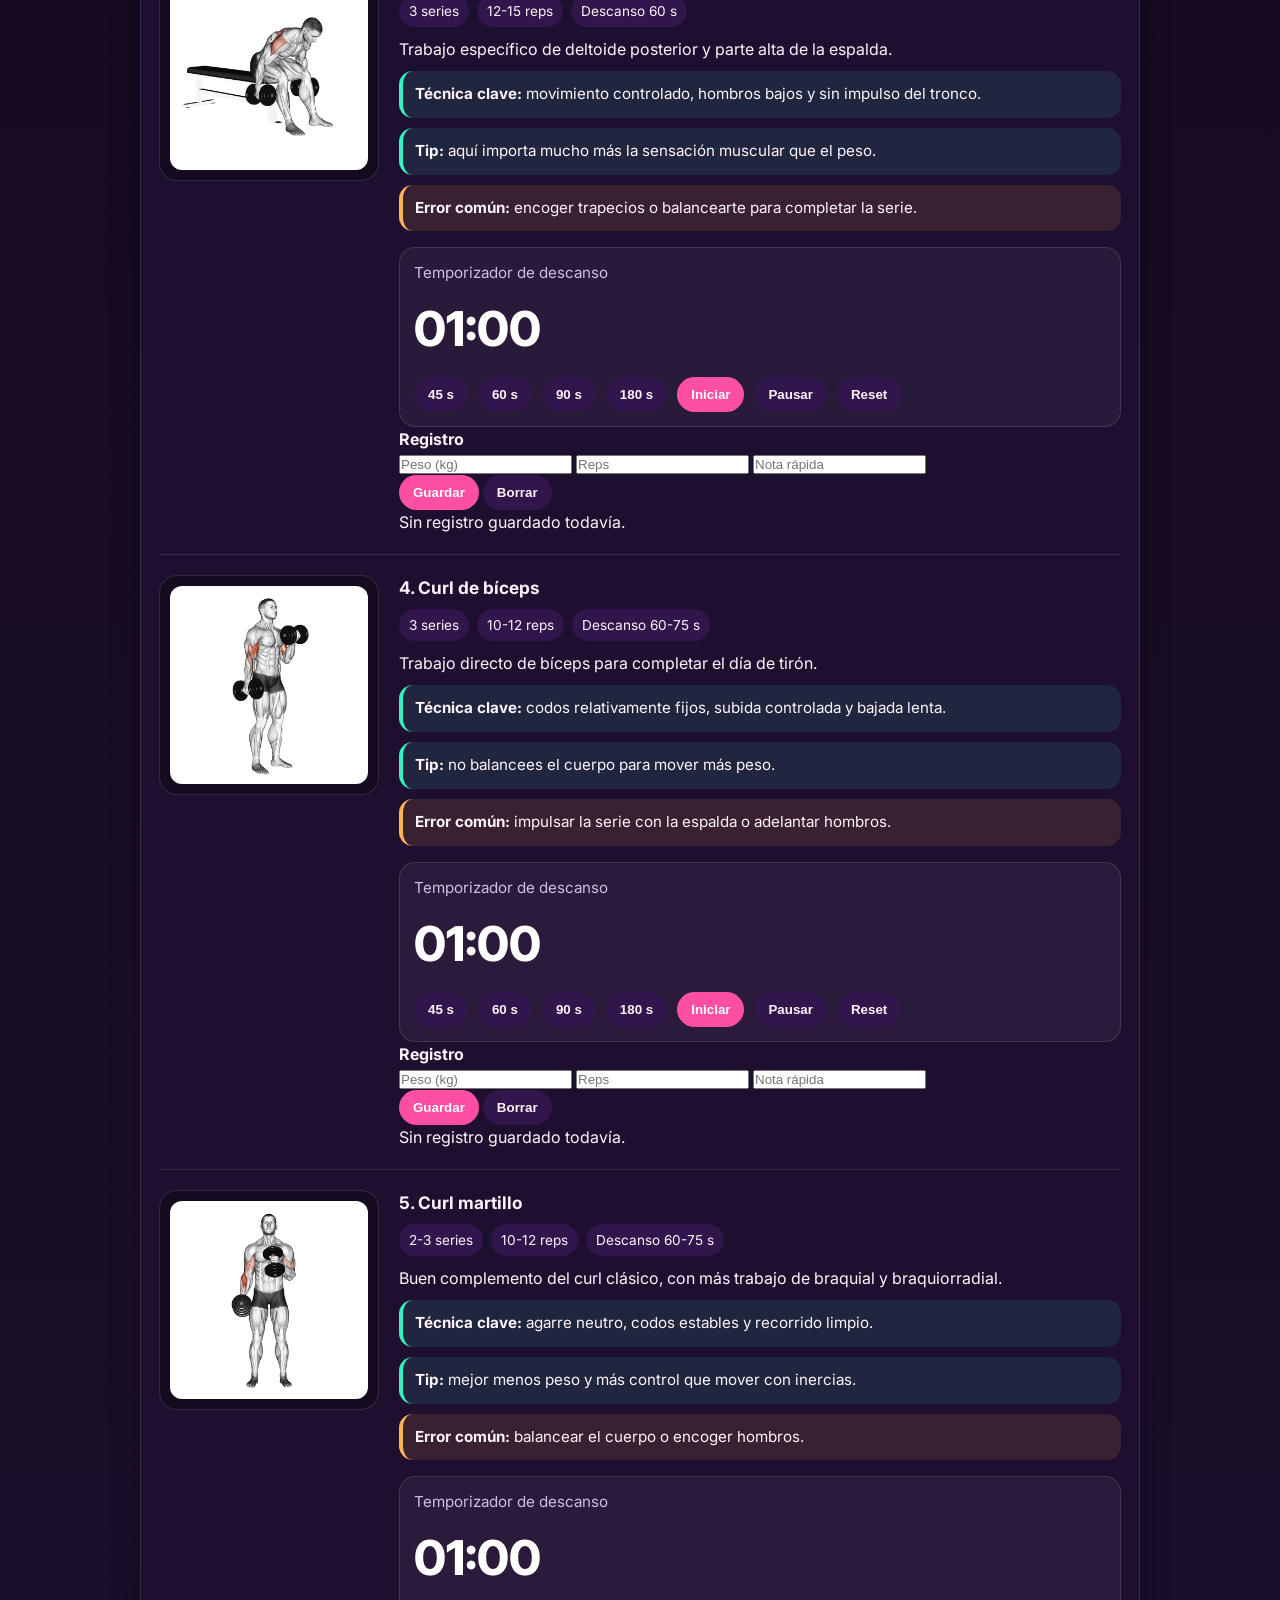
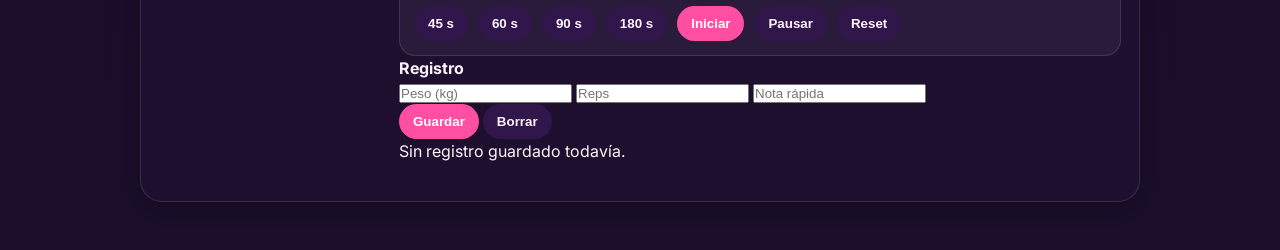
<file: dia3.html>
<!DOCTYPE html>
<html lang="es">
<head>
  <meta charset="UTF-8">
  <meta name="viewport" content="width=device-width, initial-scale=1.0">
  <title>Día 3 | Rutina Arantxa</title>
  <link rel="preconnect" href="https://fonts.googleapis.com">
  <link rel="preconnect" href="https://fonts.gstatic.com" crossorigin>
  <link href="https://fonts.googleapis.com/css2?family=Inter:wght@400;500;600;700;800&display=swap" rel="stylesheet">
  <link rel="stylesheet" href="style.css">
  <script src="script.js" defer></script>
</head>
<body>
  <div class="container">

    <div class="actions" style="margin-bottom: 16px;">
        <a class="btn" href="index.html">Volver al inicio</a>
    </div>
    <header class="hero">
      <p class="eyebrow">Rutina Arantxa</p>
      <h1>Día 3 — Tirón</h1>

    </header>

    <section class="section card">
      <h2>Ejercicios</h2>

      <article class="exercise">
        <div class="exercise-media">
          <img src="img/dia3/remo-mancuerna.gif" alt="Remo con mancuerna">
        </div>
        <div class="exercise-content">
          <h3>1. Remo con mancuerna</h3>
          <div class="meta">
            <span class="pill">3 series por lado</span>
            <span class="pill">8-12 reps</span>
            <span class="pill">Descanso 90 s</span>
          </div>
          <p>
            Muy buen ejercicio para dorsal, espalda media y control unilateral.
          </p>
          <div class="note">
            <strong>Técnica clave:</strong> espalda estable, pecho abierto y tirón con el codo hacia atrás.
          </div>
          <div class="note">
            <strong>Tip:</strong> piensa en llevar el codo hacia la cadera, no solo en subir la mancuerna.
          </div>
          <div class="warning">
            <strong>Error común:</strong> girar el tronco o tirar con impulso de la espalda baja.
          </div>

          <div class="timer-box" data-timer="d3mancuerna">
            <p class="timer-label">Temporizador de descanso</p>
            <div class="timer-display" id="display-d3mancuerna">01:30</div>
            <div class="timer-controls">
              <button class="timer-btn" onclick="setExerciseTimer('d3mancuerna', 60)">60 s</button>
              <button class="timer-btn" onclick="setExerciseTimer('d3mancuerna', 90)">90 s</button>
              <button class="timer-btn" onclick="setExerciseTimer('d3mancuerna', 120)">120 s</button>
              <button class="timer-btn" onclick="setExerciseTimer('d3mancuerna', 180)">180 s</button>
              <button class="timer-btn primary" onclick="startExerciseTimer('d3mancuerna')">Iniciar</button>
              <button class="timer-btn" onclick="pauseExerciseTimer('d3mancuerna')">Pausar</button>
              <button class="timer-btn" onclick="resetExerciseTimer('d3mancuerna')">Reset</button>
            </div>
          </div>

          <div class="log-box">
            <h4>Registro</h4>
            <div class="log-form">
              <input type="number" id="d3-mancuerna-peso" placeholder="Peso (kg)" step="0.5">
              <input type="number" id="d3-mancuerna-reps" placeholder="Reps">
              <input type="text" id="d3-mancuerna-nota" placeholder="Nota rápida">
            </div>
            <div class="log-actions">
              <button class="timer-btn primary" onclick="saveExerciseLog('d3-mancuerna')">Guardar</button>
              <button class="timer-btn" onclick="clearExerciseLog('d3-mancuerna')">Borrar</button>
            </div>
            <div class="saved-log" id="d3-mancuerna-output">Sin registro guardado todavía.</div>
          </div>
        </div>
      </article>

      <article class="exercise">
        <div class="exercise-media">
          <img src="img/dia3/remo-banda.gif" alt="Remo con banda">
        </div>
        <div class="exercise-content">
          <h3>2. Remo con banda</h3>
          <div class="meta">
            <span class="pill">3 series</span>
            <span class="pill">10-15 reps</span>
            <span class="pill">Descanso 60-75 s</span>
          </div>
          <p>
            Variante más ligera y continua para seguir sumando trabajo de espalda.
          </p>
          <div class="note">
            <strong>Técnica clave:</strong> torso estable, hombros bajos y tirón controlado.
          </div>
          <div class="note">
            <strong>Tip:</strong> aprovecha toda la tensión de la banda y no la dejes volver sin control.
          </div>
          <div class="warning">
            <strong>Error común:</strong> acortar recorrido o perder tensión al volver.
          </div>

          <div class="timer-box" data-timer="d3banda">
            <p class="timer-label">Temporizador de descanso</p>
            <div class="timer-display" id="display-d3banda">01:00</div>
            <div class="timer-controls">
              <button class="timer-btn" onclick="setExerciseTimer('d3banda', 45)">45 s</button>
              <button class="timer-btn" onclick="setExerciseTimer('d3banda', 60)">60 s</button>
              <button class="timer-btn" onclick="setExerciseTimer('d3banda', 90)">90 s</button>
              <button class="timer-btn" onclick="setExerciseTimer('d3banda', 180)">180 s</button>
              <button class="timer-btn primary" onclick="startExerciseTimer('d3banda')">Iniciar</button>
              <button class="timer-btn" onclick="pauseExerciseTimer('d3banda')">Pausar</button>
              <button class="timer-btn" onclick="resetExerciseTimer('d3banda')">Reset</button>
            </div>
          </div>

          <div class="log-box">
            <h4>Registro</h4>
            <div class="log-form">
              <input type="number" id="d3-banda-peso" placeholder="Peso (kg)" step="0.5">
              <input type="number" id="d3-banda-reps" placeholder="Reps">
              <input type="text" id="d3-banda-nota" placeholder="Nota rápida">
            </div>
            <div class="log-actions">
              <button class="timer-btn primary" onclick="saveExerciseLog('d3-banda')">Guardar</button>
              <button class="timer-btn" onclick="clearExerciseLog('d3-banda')">Borrar</button>
            </div>
            <div class="saved-log" id="d3-banda-output">Sin registro guardado todavía.</div>
          </div>
        </div>
      </article>

      <article class="exercise">
        <div class="exercise-media">
          <img src="img/dia3/pajaritos.gif" alt="Pajaritos">
        </div>
        <div class="exercise-content">
          <h3>3. Pajaritos</h3>
          <div class="meta">
            <span class="pill">3 series</span>
            <span class="pill">12-15 reps</span>
            <span class="pill">Descanso 60 s</span>
          </div>
          <p>
            Trabajo específico de deltoide posterior y parte alta de la espalda.
          </p>
          <div class="note">
            <strong>Técnica clave:</strong> movimiento controlado, hombros bajos y sin impulso del tronco.
          </div>
          <div class="note">
            <strong>Tip:</strong> aquí importa mucho más la sensación muscular que el peso.
          </div>
          <div class="warning">
            <strong>Error común:</strong> encoger trapecios o balancearte para completar la serie.
          </div>

          <div class="timer-box" data-timer="d3pajaritos">
            <p class="timer-label">Temporizador de descanso</p>
            <div class="timer-display" id="display-d3pajaritos">01:00</div>
            <div class="timer-controls">
              <button class="timer-btn" onclick="setExerciseTimer('d3pajaritos', 45)">45 s</button>
              <button class="timer-btn" onclick="setExerciseTimer('d3pajaritos', 60)">60 s</button>
              <button class="timer-btn" onclick="setExerciseTimer('d3pajaritos', 90)">90 s</button>
              <button class="timer-btn" onclick="setExerciseTimer('d3pajaritos', 180)">180 s</button>
              <button class="timer-btn primary" onclick="startExerciseTimer('d3pajaritos')">Iniciar</button>
              <button class="timer-btn" onclick="pauseExerciseTimer('d3pajaritos')">Pausar</button>
              <button class="timer-btn" onclick="resetExerciseTimer('d3pajaritos')">Reset</button>
            </div>
          </div>

          <div class="log-box">
            <h4>Registro</h4>
            <div class="log-form">
              <input type="number" id="d3-pajaritos-peso" placeholder="Peso (kg)" step="0.5">
              <input type="number" id="d3-pajaritos-reps" placeholder="Reps">
              <input type="text" id="d3-pajaritos-nota" placeholder="Nota rápida">
            </div>
            <div class="log-actions">
              <button class="timer-btn primary" onclick="saveExerciseLog('d3-pajaritos')">Guardar</button>
              <button class="timer-btn" onclick="clearExerciseLog('d3-pajaritos')">Borrar</button>
            </div>
            <div class="saved-log" id="d3-pajaritos-output">Sin registro guardado todavía.</div>
          </div>
        </div>
      </article>

      <article class="exercise">
        <div class="exercise-media">
          <img src="img/dia3/curl-biceps.gif" alt="Curl de bíceps">
        </div>
        <div class="exercise-content">
          <h3>4. Curl de bíceps</h3>
          <div class="meta">
            <span class="pill">3 series</span>
            <span class="pill">10-12 reps</span>
            <span class="pill">Descanso 60-75 s</span>
          </div>
          <p>
            Trabajo directo de bíceps para completar el día de tirón.
          </p>
          <div class="note">
            <strong>Técnica clave:</strong> codos relativamente fijos, subida controlada y bajada lenta.
          </div>
          <div class="note">
            <strong>Tip:</strong> no balancees el cuerpo para mover más peso.
          </div>
          <div class="warning">
            <strong>Error común:</strong> impulsar la serie con la espalda o adelantar hombros.
          </div>

          <div class="timer-box" data-timer="d3biceps">
            <p class="timer-label">Temporizador de descanso</p>
            <div class="timer-display" id="display-d3biceps">01:00</div>
            <div class="timer-controls">
              <button class="timer-btn" onclick="setExerciseTimer('d3biceps', 45)">45 s</button>
              <button class="timer-btn" onclick="setExerciseTimer('d3biceps', 60)">60 s</button>
              <button class="timer-btn" onclick="setExerciseTimer('d3biceps', 90)">90 s</button>
              <button class="timer-btn" onclick="setExerciseTimer('d3biceps', 180)">180 s</button>
              <button class="timer-btn primary" onclick="startExerciseTimer('d3biceps')">Iniciar</button>
              <button class="timer-btn" onclick="pauseExerciseTimer('d3biceps')">Pausar</button>
              <button class="timer-btn" onclick="resetExerciseTimer('d3biceps')">Reset</button>
            </div>
          </div>

          <div class="log-box">
            <h4>Registro</h4>
            <div class="log-form">
              <input type="number" id="d3-biceps-peso" placeholder="Peso (kg)" step="0.5">
              <input type="number" id="d3-biceps-reps" placeholder="Reps">
              <input type="text" id="d3-biceps-nota" placeholder="Nota rápida">
            </div>
            <div class="log-actions">
              <button class="timer-btn primary" onclick="saveExerciseLog('d3-biceps')">Guardar</button>
              <button class="timer-btn" onclick="clearExerciseLog('d3-biceps')">Borrar</button>
            </div>
            <div class="saved-log" id="d3-biceps-output">Sin registro guardado todavía.</div>
          </div>
        </div>
      </article>

      <article class="exercise">
        <div class="exercise-media">
          <img src="img/dia3/curl-martillo.gif" alt="Curl martillo">
        </div>
        <div class="exercise-content">
          <h3>5. Curl martillo</h3>
          <div class="meta">
            <span class="pill">2-3 series</span>
            <span class="pill">10-12 reps</span>
            <span class="pill">Descanso 60-75 s</span>
          </div>
          <p>
            Buen complemento del curl clásico, con más trabajo de braquial y braquiorradial.
          </p>
          <div class="note">
            <strong>Técnica clave:</strong> agarre neutro, codos estables y recorrido limpio.
          </div>
          <div class="note">
            <strong>Tip:</strong> mejor menos peso y más control que mover con inercias.
          </div>
          <div class="warning">
            <strong>Error común:</strong> balancear el cuerpo o encoger hombros.
          </div>

          <div class="timer-box" data-timer="d3martillo">
            <p class="timer-label">Temporizador de descanso</p>
            <div class="timer-display" id="display-d3martillo">01:00</div>
            <div class="timer-controls">
              <button class="timer-btn" onclick="setExerciseTimer('d3martillo', 45)">45 s</button>
              <button class="timer-btn" onclick="setExerciseTimer('d3martillo', 60)">60 s</button>
              <button class="timer-btn" onclick="setExerciseTimer('d3martillo', 90)">90 s</button>
              <button class="timer-btn" onclick="setExerciseTimer('d3martillo', 180)">180 s</button>
              <button class="timer-btn primary" onclick="startExerciseTimer('d3martillo')">Iniciar</button>
              <button class="timer-btn" onclick="pauseExerciseTimer('d3martillo')">Pausar</button>
              <button class="timer-btn" onclick="resetExerciseTimer('d3martillo')">Reset</button>
            </div>
          </div>

          <div class="log-box">
            <h4>Registro</h4>
            <div class="log-form">
              <input type="number" id="d3-martillo-peso" placeholder="Peso (kg)" step="0.5">
              <input type="number" id="d3-martillo-reps" placeholder="Reps">
              <input type="text" id="d3-martillo-nota" placeholder="Nota rápida">
            </div>
            <div class="log-actions">
              <button class="timer-btn primary" onclick="saveExerciseLog('d3-martillo')">Guardar</button>
              <button class="timer-btn" onclick="clearExerciseLog('d3-martillo')">Borrar</button>
            </div>
            <div class="saved-log" id="d3-martillo-output">Sin registro guardado todavía.</div>
          </div>
        </div>
      </article>
    </section>
  </div>
</body>
</html>
</file>
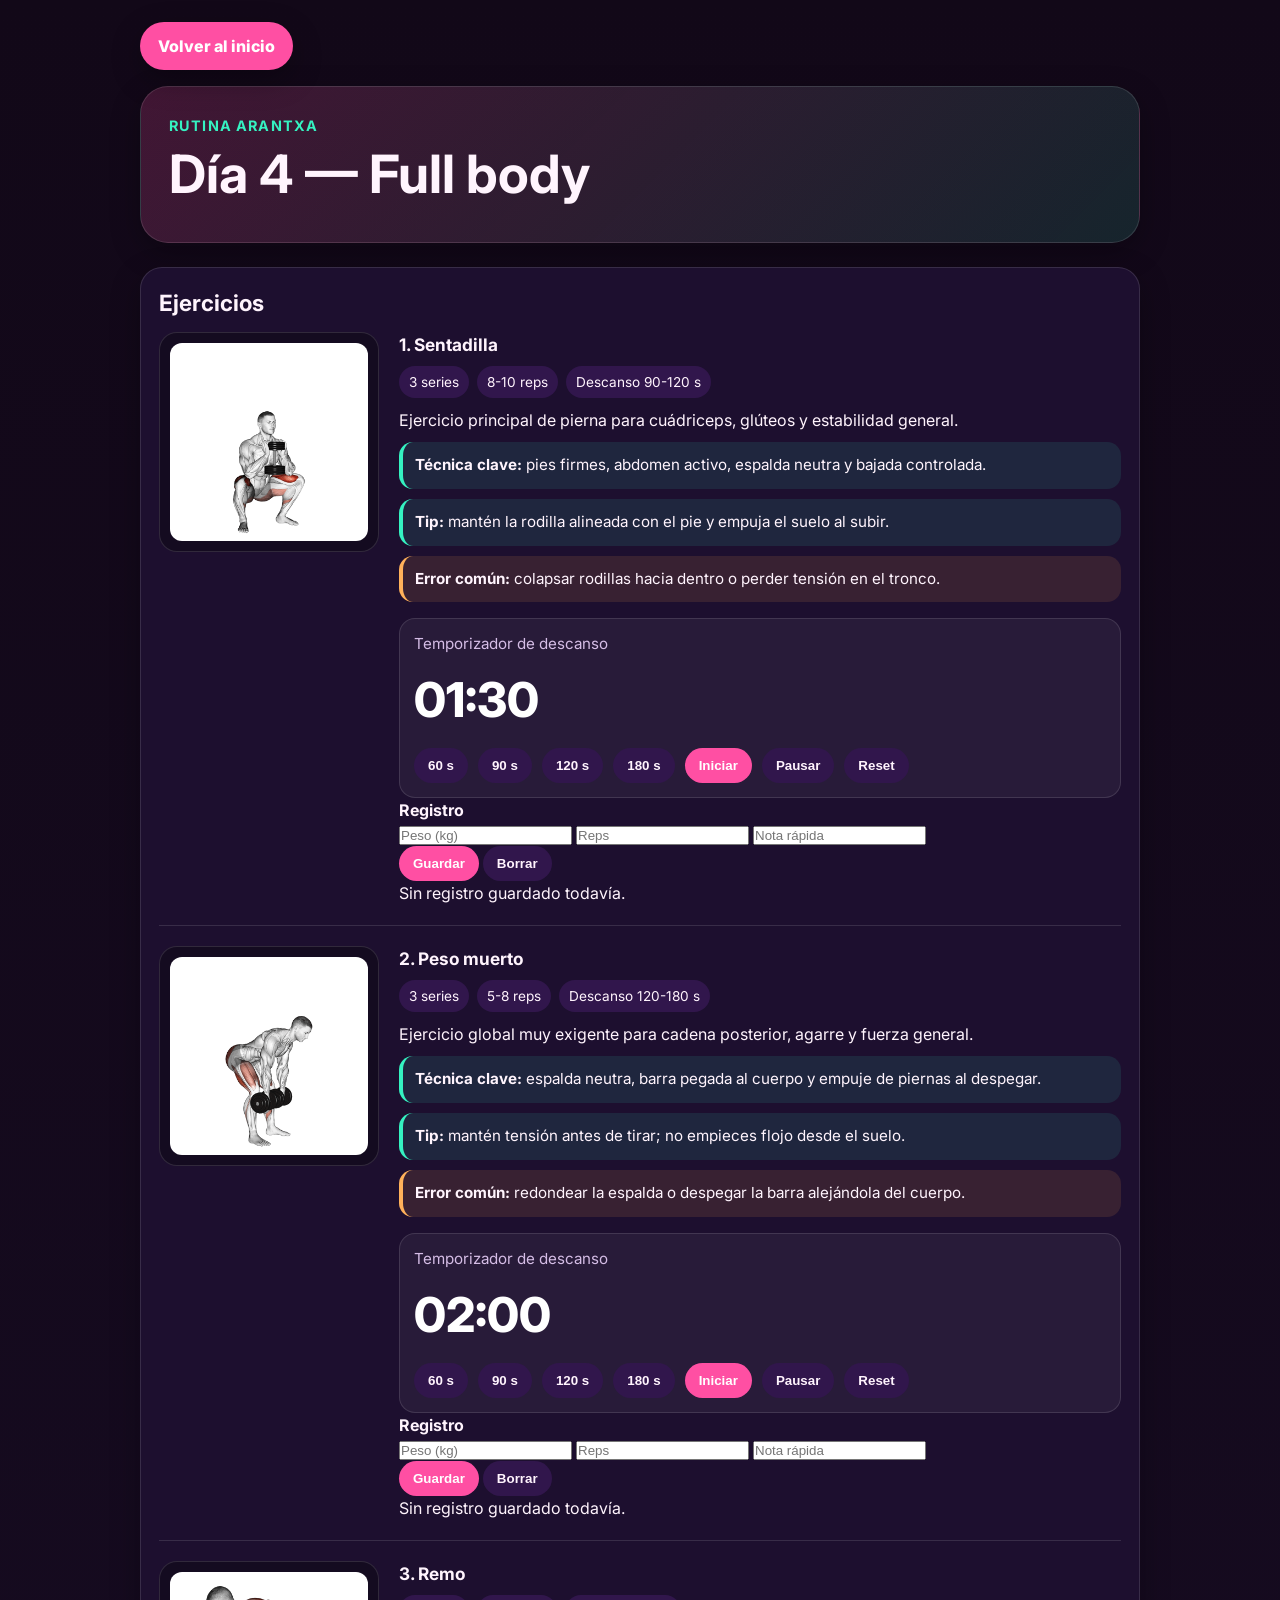
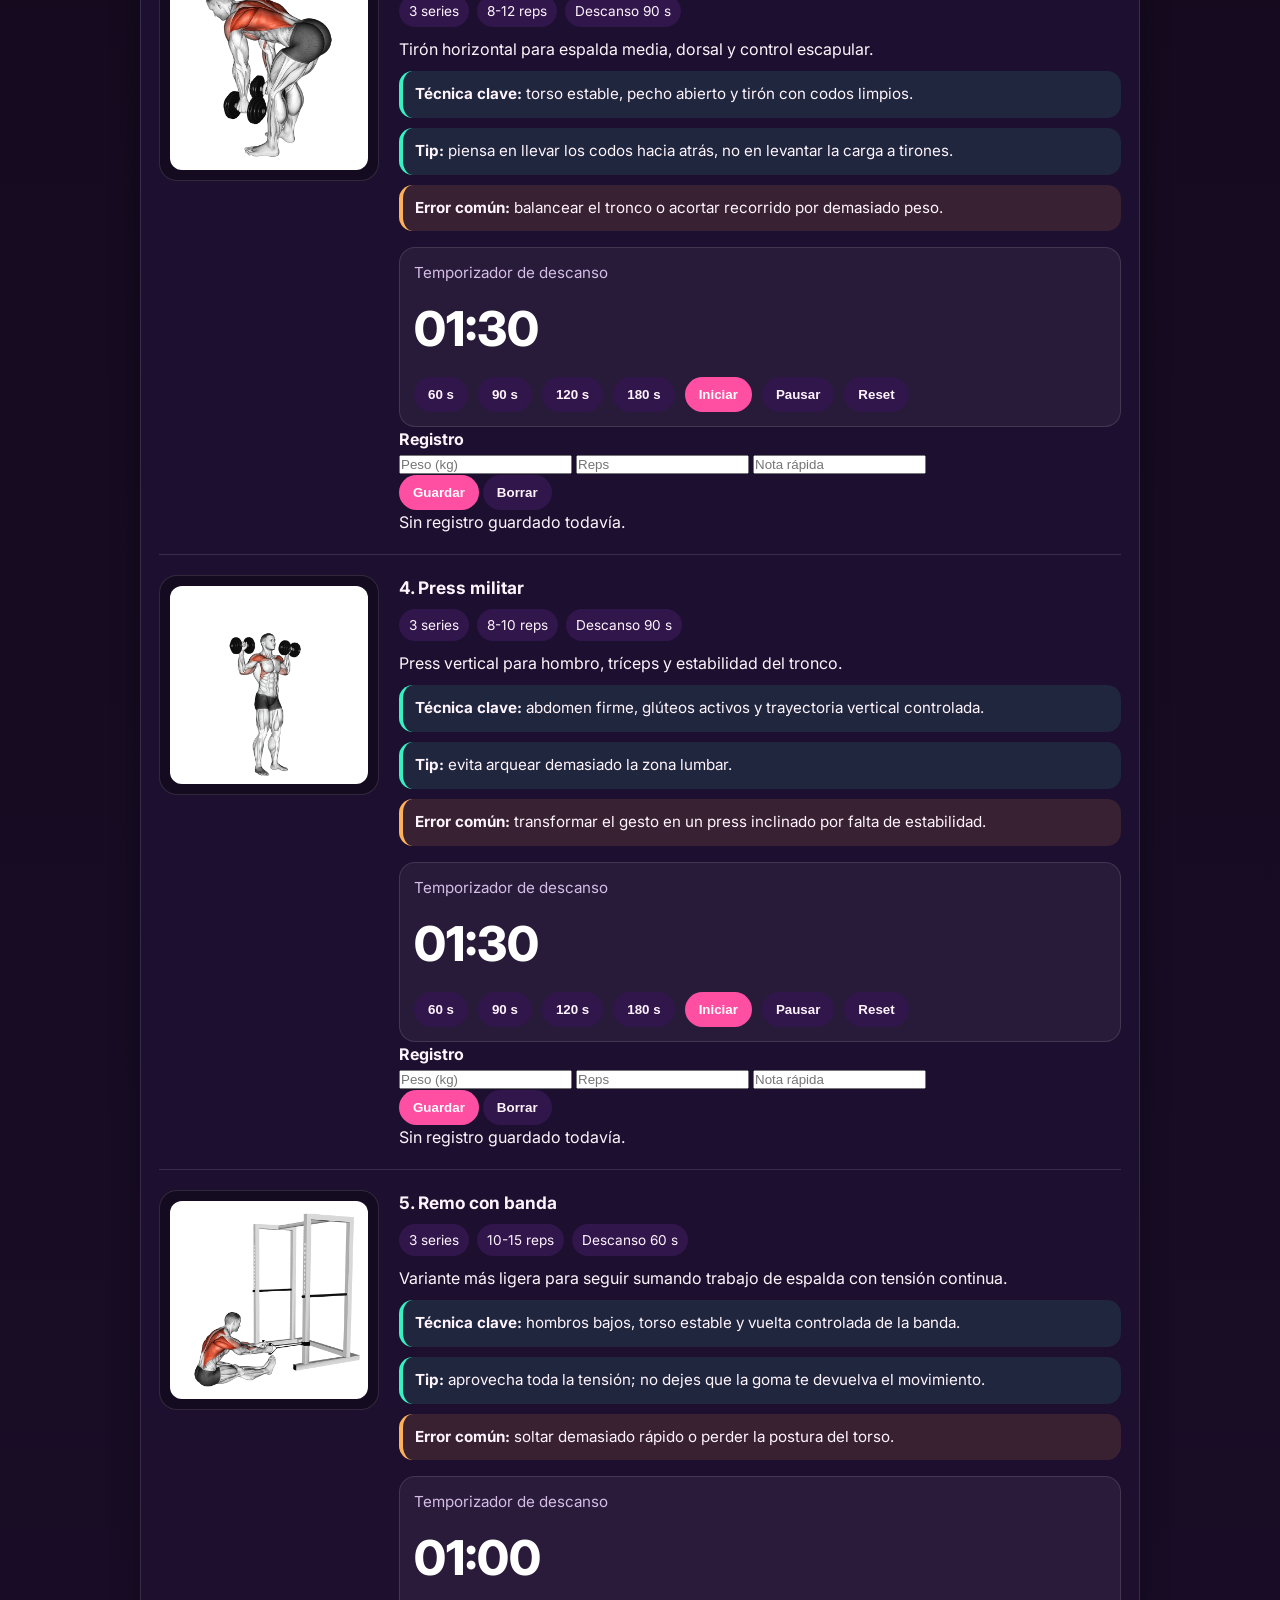
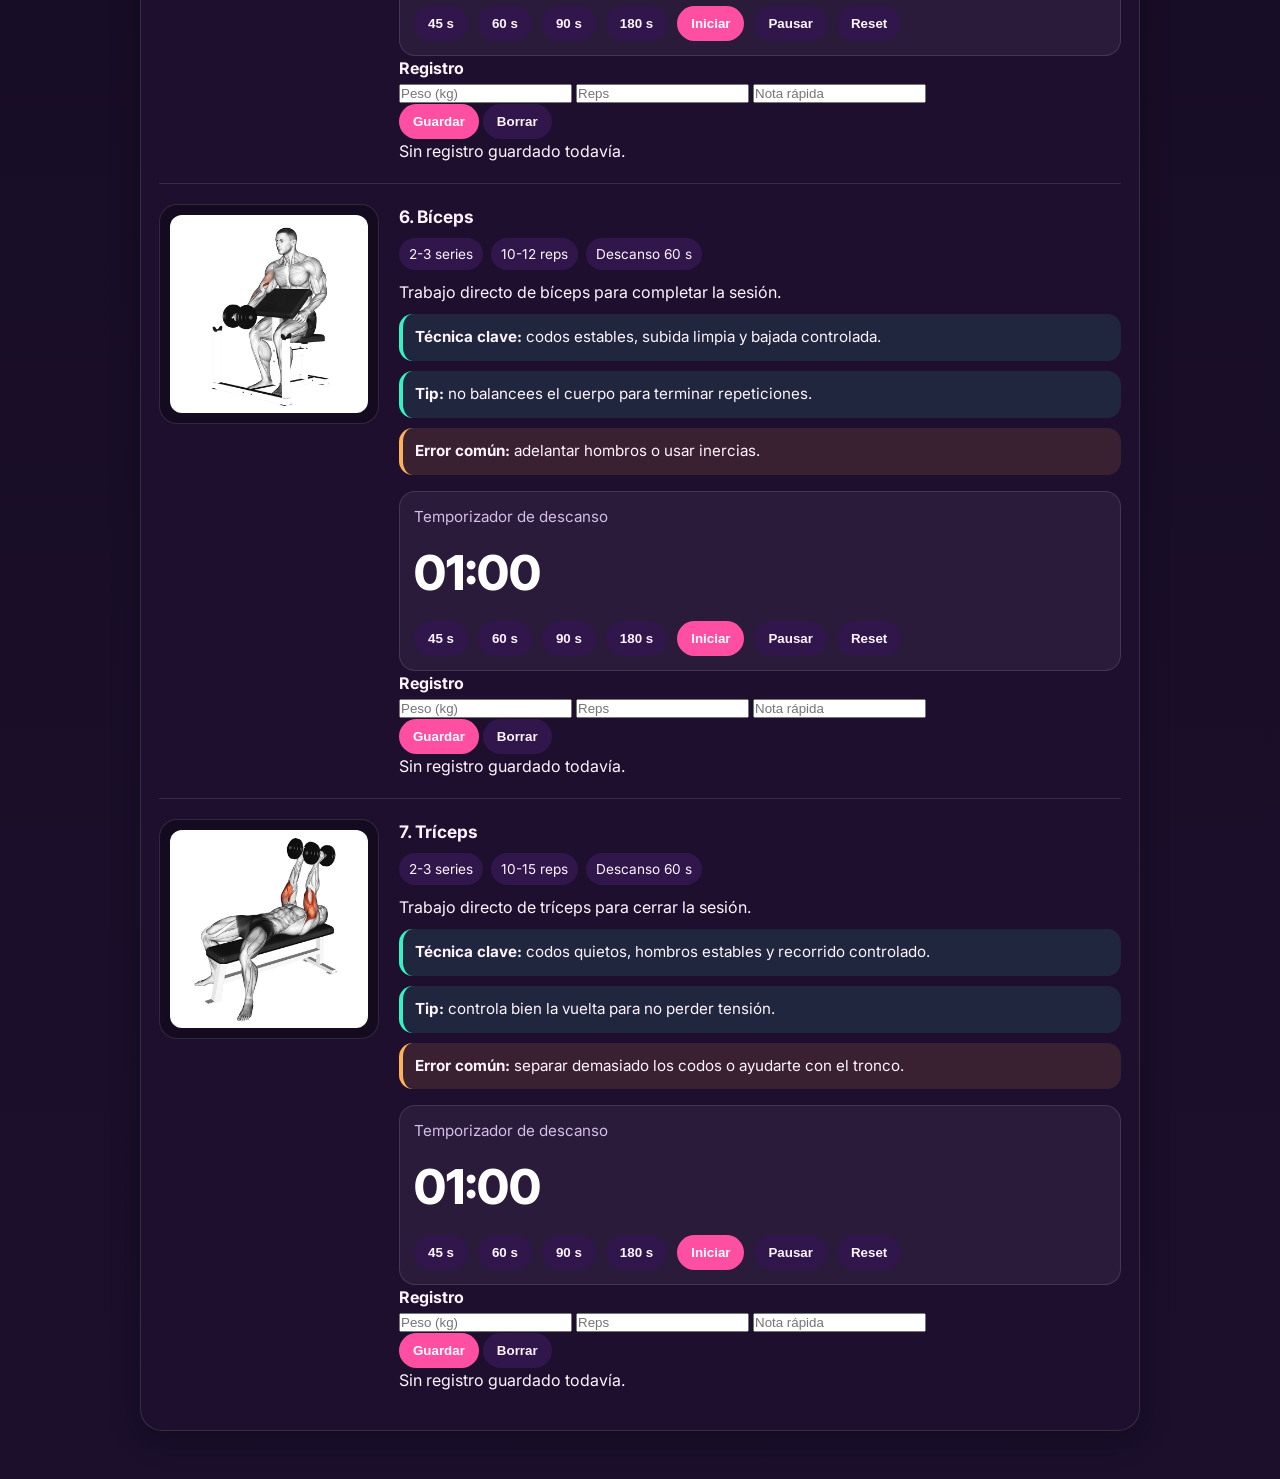
<file: dia4.html>
<!DOCTYPE html>
<html lang="es">
<head>
  <meta charset="UTF-8">
  <meta name="viewport" content="width=device-width, initial-scale=1.0">
  <title>Día 4 | Rutina Arantxa</title>
  <link rel="preconnect" href="https://fonts.googleapis.com">
  <link rel="preconnect" href="https://fonts.gstatic.com" crossorigin>
  <link href="https://fonts.googleapis.com/css2?family=Inter:wght@400;500;600;700;800&display=swap" rel="stylesheet">
  <link rel="stylesheet" href="style.css">
  <script src="script.js" defer></script>
</head>
<body>
  <div class="container">

    <div class="actions" style="margin-bottom: 16px;">
    <a class="btn" href="index.html">Volver al inicio</a>
    </div>
    
    <header class="hero">
      <p class="eyebrow">Rutina Arantxa</p>
      <h1>Día 4 — Full body</h1>
    </header>

    <section class="section card">
      <h2>Ejercicios</h2>

      <article class="exercise">
        <div class="exercise-media">
          <img src="img/dia4/sentadilla.gif" alt="Sentadilla">
        </div>
        <div class="exercise-content">
          <h3>1. Sentadilla</h3>
          <div class="meta">
            <span class="pill">3 series</span>
            <span class="pill">8-10 reps</span>
            <span class="pill">Descanso 90-120 s</span>
          </div>
          <p>
            Ejercicio principal de pierna para cuádriceps, glúteos y estabilidad general.
          </p>
          <div class="note">
            <strong>Técnica clave:</strong> pies firmes, abdomen activo, espalda neutra y bajada controlada.
          </div>
          <div class="note">
            <strong>Tip:</strong> mantén la rodilla alineada con el pie y empuja el suelo al subir.
          </div>
          <div class="warning">
            <strong>Error común:</strong> colapsar rodillas hacia dentro o perder tensión en el tronco.
          </div>

          <div class="timer-box" data-timer="d4sentadilla">
            <p class="timer-label">Temporizador de descanso</p>
            <div class="timer-display" id="display-d4sentadilla">01:30</div>
            <div class="timer-controls">
              <button class="timer-btn" onclick="setExerciseTimer('d4sentadilla', 60)">60 s</button>
              <button class="timer-btn" onclick="setExerciseTimer('d4sentadilla', 90)">90 s</button>
              <button class="timer-btn" onclick="setExerciseTimer('d4sentadilla', 120)">120 s</button>
              <button class="timer-btn" onclick="setExerciseTimer('d4sentadilla', 180)">180 s</button>
              <button class="timer-btn primary" onclick="startExerciseTimer('d4sentadilla')">Iniciar</button>
              <button class="timer-btn" onclick="pauseExerciseTimer('d4sentadilla')">Pausar</button>
              <button class="timer-btn" onclick="resetExerciseTimer('d4sentadilla')">Reset</button>
            </div>
          </div>

          <div class="log-box">
            <h4>Registro</h4>
            <div class="log-form">
              <input type="number" id="d4-sentadilla-peso" placeholder="Peso (kg)" step="0.5">
              <input type="number" id="d4-sentadilla-reps" placeholder="Reps">
              <input type="text" id="d4-sentadilla-nota" placeholder="Nota rápida">
            </div>
            <div class="log-actions">
              <button class="timer-btn primary" onclick="saveExerciseLog('d4-sentadilla')">Guardar</button>
              <button class="timer-btn" onclick="clearExerciseLog('d4-sentadilla')">Borrar</button>
            </div>
            <div class="saved-log" id="d4-sentadilla-output">Sin registro guardado todavía.</div>
          </div>
        </div>
      </article>

      <article class="exercise">
        <div class="exercise-media">
          <img src="img/dia4/peso-muerto.gif" alt="Peso muerto">
        </div>
        <div class="exercise-content">
          <h3>2. Peso muerto</h3>
          <div class="meta">
            <span class="pill">3 series</span>
            <span class="pill">5-8 reps</span>
            <span class="pill">Descanso 120-180 s</span>
          </div>
          <p>
            Ejercicio global muy exigente para cadena posterior, agarre y fuerza general.
          </p>
          <div class="note">
            <strong>Técnica clave:</strong> espalda neutra, barra pegada al cuerpo y empuje de piernas al despegar.
          </div>
          <div class="note">
            <strong>Tip:</strong> mantén tensión antes de tirar; no empieces flojo desde el suelo.
          </div>
          <div class="warning">
            <strong>Error común:</strong> redondear la espalda o despegar la barra alejándola del cuerpo.
          </div>

          <div class="timer-box" data-timer="d4muerto">
            <p class="timer-label">Temporizador de descanso</p>
            <div class="timer-display" id="display-d4muerto">02:00</div>
            <div class="timer-controls">
              <button class="timer-btn" onclick="setExerciseTimer('d4muerto', 60)">60 s</button>
              <button class="timer-btn" onclick="setExerciseTimer('d4muerto', 90)">90 s</button>
              <button class="timer-btn" onclick="setExerciseTimer('d4muerto', 120)">120 s</button>
              <button class="timer-btn" onclick="setExerciseTimer('d4muerto', 180)">180 s</button>
              <button class="timer-btn primary" onclick="startExerciseTimer('d4muerto')">Iniciar</button>
              <button class="timer-btn" onclick="pauseExerciseTimer('d4muerto')">Pausar</button>
              <button class="timer-btn" onclick="resetExerciseTimer('d4muerto')">Reset</button>
            </div>
          </div>

          <div class="log-box">
            <h4>Registro</h4>
            <div class="log-form">
              <input type="number" id="d4-muerto-peso" placeholder="Peso (kg)" step="0.5">
              <input type="number" id="d4-muerto-reps" placeholder="Reps">
              <input type="text" id="d4-muerto-nota" placeholder="Nota rápida">
            </div>
            <div class="log-actions">
              <button class="timer-btn primary" onclick="saveExerciseLog('d4-muerto')">Guardar</button>
              <button class="timer-btn" onclick="clearExerciseLog('d4-muerto')">Borrar</button>
            </div>
            <div class="saved-log" id="d4-muerto-output">Sin registro guardado todavía.</div>
          </div>
        </div>
      </article>

      <article class="exercise">
        <div class="exercise-media">
          <img src="img/dia4/remo.gif" alt="Remo">
        </div>
        <div class="exercise-content">
          <h3>3. Remo</h3>
          <div class="meta">
            <span class="pill">3 series</span>
            <span class="pill">8-12 reps</span>
            <span class="pill">Descanso 90 s</span>
          </div>
          <p>
            Tirón horizontal para espalda media, dorsal y control escapular.
          </p>
          <div class="note">
            <strong>Técnica clave:</strong> torso estable, pecho abierto y tirón con codos limpios.
          </div>
          <div class="note">
            <strong>Tip:</strong> piensa en llevar los codos hacia atrás, no en levantar la carga a tirones.
          </div>
          <div class="warning">
            <strong>Error común:</strong> balancear el tronco o acortar recorrido por demasiado peso.
          </div>

          <div class="timer-box" data-timer="d4remo">
            <p class="timer-label">Temporizador de descanso</p>
            <div class="timer-display" id="display-d4remo">01:30</div>
            <div class="timer-controls">
              <button class="timer-btn" onclick="setExerciseTimer('d4remo', 60)">60 s</button>
              <button class="timer-btn" onclick="setExerciseTimer('d4remo', 90)">90 s</button>
              <button class="timer-btn" onclick="setExerciseTimer('d4remo', 120)">120 s</button>
              <button class="timer-btn" onclick="setExerciseTimer('d4remo', 180)">180 s</button>
              <button class="timer-btn primary" onclick="startExerciseTimer('d4remo')">Iniciar</button>
              <button class="timer-btn" onclick="pauseExerciseTimer('d4remo')">Pausar</button>
              <button class="timer-btn" onclick="resetExerciseTimer('d4remo')">Reset</button>
            </div>
          </div>

          <div class="log-box">
            <h4>Registro</h4>
            <div class="log-form">
              <input type="number" id="d4-remo-peso" placeholder="Peso (kg)" step="0.5">
              <input type="number" id="d4-remo-reps" placeholder="Reps">
              <input type="text" id="d4-remo-nota" placeholder="Nota rápida">
            </div>
            <div class="log-actions">
              <button class="timer-btn primary" onclick="saveExerciseLog('d4-remo')">Guardar</button>
              <button class="timer-btn" onclick="clearExerciseLog('d4-remo')">Borrar</button>
            </div>
            <div class="saved-log" id="d4-remo-output">Sin registro guardado todavía.</div>
          </div>
        </div>
      </article>

      <article class="exercise">
        <div class="exercise-media">
          <img src="img/dia4/press-militar.gif" alt="Press militar">
        </div>
        <div class="exercise-content">
          <h3>4. Press militar</h3>
          <div class="meta">
            <span class="pill">3 series</span>
            <span class="pill">8-10 reps</span>
            <span class="pill">Descanso 90 s</span>
          </div>
          <p>
            Press vertical para hombro, tríceps y estabilidad del tronco.
          </p>
          <div class="note">
            <strong>Técnica clave:</strong> abdomen firme, glúteos activos y trayectoria vertical controlada.
          </div>
          <div class="note">
            <strong>Tip:</strong> evita arquear demasiado la zona lumbar.
          </div>
          <div class="warning">
            <strong>Error común:</strong> transformar el gesto en un press inclinado por falta de estabilidad.
          </div>

          <div class="timer-box" data-timer="d4militar">
            <p class="timer-label">Temporizador de descanso</p>
            <div class="timer-display" id="display-d4militar">01:30</div>
            <div class="timer-controls">
              <button class="timer-btn" onclick="setExerciseTimer('d4militar', 60)">60 s</button>
              <button class="timer-btn" onclick="setExerciseTimer('d4militar', 90)">90 s</button>
              <button class="timer-btn" onclick="setExerciseTimer('d4militar', 120)">120 s</button>
              <button class="timer-btn" onclick="setExerciseTimer('d4militar', 180)">180 s</button>
              <button class="timer-btn primary" onclick="startExerciseTimer('d4militar')">Iniciar</button>
              <button class="timer-btn" onclick="pauseExerciseTimer('d4militar')">Pausar</button>
              <button class="timer-btn" onclick="resetExerciseTimer('d4militar')">Reset</button>
            </div>
          </div>

          <div class="log-box">
            <h4>Registro</h4>
            <div class="log-form">
              <input type="number" id="d4-militar-peso" placeholder="Peso (kg)" step="0.5">
              <input type="number" id="d4-militar-reps" placeholder="Reps">
              <input type="text" id="d4-militar-nota" placeholder="Nota rápida">
            </div>
            <div class="log-actions">
              <button class="timer-btn primary" onclick="saveExerciseLog('d4-militar')">Guardar</button>
              <button class="timer-btn" onclick="clearExerciseLog('d4-militar')">Borrar</button>
            </div>
            <div class="saved-log" id="d4-militar-output">Sin registro guardado todavía.</div>
          </div>
        </div>
      </article>

      <article class="exercise">
        <div class="exercise-media">
          <img src="img/dia4/remo-banda.gif" alt="Remo con banda">
        </div>
        <div class="exercise-content">
          <h3>5. Remo con banda</h3>
          <div class="meta">
            <span class="pill">3 series</span>
            <span class="pill">10-15 reps</span>
            <span class="pill">Descanso 60 s</span>
          </div>
          <p>
            Variante más ligera para seguir sumando trabajo de espalda con tensión continua.
          </p>
          <div class="note">
            <strong>Técnica clave:</strong> hombros bajos, torso estable y vuelta controlada de la banda.
          </div>
          <div class="note">
            <strong>Tip:</strong> aprovecha toda la tensión; no dejes que la goma te devuelva el movimiento.
          </div>
          <div class="warning">
            <strong>Error común:</strong> soltar demasiado rápido o perder la postura del torso.
          </div>

          <div class="timer-box" data-timer="d4banda">
            <p class="timer-label">Temporizador de descanso</p>
            <div class="timer-display" id="display-d4banda">01:00</div>
            <div class="timer-controls">
              <button class="timer-btn" onclick="setExerciseTimer('d4banda', 45)">45 s</button>
              <button class="timer-btn" onclick="setExerciseTimer('d4banda', 60)">60 s</button>
              <button class="timer-btn" onclick="setExerciseTimer('d4banda', 90)">90 s</button>
              <button class="timer-btn" onclick="setExerciseTimer('d4banda', 180)">180 s</button>
              <button class="timer-btn primary" onclick="startExerciseTimer('d4banda')">Iniciar</button>
              <button class="timer-btn" onclick="pauseExerciseTimer('d4banda')">Pausar</button>
              <button class="timer-btn" onclick="resetExerciseTimer('d4banda')">Reset</button>
            </div>
          </div>

          <div class="log-box">
            <h4>Registro</h4>
            <div class="log-form">
              <input type="number" id="d4-banda-peso" placeholder="Peso (kg)" step="0.5">
              <input type="number" id="d4-banda-reps" placeholder="Reps">
              <input type="text" id="d4-banda-nota" placeholder="Nota rápida">
            </div>
            <div class="log-actions">
              <button class="timer-btn primary" onclick="saveExerciseLog('d4-banda')">Guardar</button>
              <button class="timer-btn" onclick="clearExerciseLog('d4-banda')">Borrar</button>
            </div>
            <div class="saved-log" id="d4-banda-output">Sin registro guardado todavía.</div>
          </div>
        </div>
      </article>

      <article class="exercise">
        <div class="exercise-media">
          <img src="img/dia4/biceps.gif" alt="Bíceps">
        </div>
        <div class="exercise-content">
          <h3>6. Bíceps</h3>
          <div class="meta">
            <span class="pill">2-3 series</span>
            <span class="pill">10-12 reps</span>
            <span class="pill">Descanso 60 s</span>
          </div>
          <p>
            Trabajo directo de bíceps para completar la sesión.
          </p>
          <div class="note">
            <strong>Técnica clave:</strong> codos estables, subida limpia y bajada controlada.
          </div>
          <div class="note">
            <strong>Tip:</strong> no balancees el cuerpo para terminar repeticiones.
          </div>
          <div class="warning">
            <strong>Error común:</strong> adelantar hombros o usar inercias.
          </div>

          <div class="timer-box" data-timer="d4biceps">
            <p class="timer-label">Temporizador de descanso</p>
            <div class="timer-display" id="display-d4biceps">01:00</div>
            <div class="timer-controls">
              <button class="timer-btn" onclick="setExerciseTimer('d4biceps', 45)">45 s</button>
              <button class="timer-btn" onclick="setExerciseTimer('d4biceps', 60)">60 s</button>
              <button class="timer-btn" onclick="setExerciseTimer('d4biceps', 90)">90 s</button>
              <button class="timer-btn" onclick="setExerciseTimer('d4biceps', 180)">180 s</button>
              <button class="timer-btn primary" onclick="startExerciseTimer('d4biceps')">Iniciar</button>
              <button class="timer-btn" onclick="pauseExerciseTimer('d4biceps')">Pausar</button>
              <button class="timer-btn" onclick="resetExerciseTimer('d4biceps')">Reset</button>
            </div>
          </div>

          <div class="log-box">
            <h4>Registro</h4>
            <div class="log-form">
              <input type="number" id="d4-biceps-peso" placeholder="Peso (kg)" step="0.5">
              <input type="number" id="d4-biceps-reps" placeholder="Reps">
              <input type="text" id="d4-biceps-nota" placeholder="Nota rápida">
            </div>
            <div class="log-actions">
              <button class="timer-btn primary" onclick="saveExerciseLog('d4-biceps')">Guardar</button>
              <button class="timer-btn" onclick="clearExerciseLog('d4-biceps')">Borrar</button>
            </div>
            <div class="saved-log" id="d4-biceps-output">Sin registro guardado todavía.</div>
          </div>
        </div>
      </article>

      <article class="exercise">
        <div class="exercise-media">
          <img src="img/dia4/triceps.gif" alt="Tríceps">
        </div>
        <div class="exercise-content">
          <h3>7. Tríceps</h3>
          <div class="meta">
            <span class="pill">2-3 series</span>
            <span class="pill">10-15 reps</span>
            <span class="pill">Descanso 60 s</span>
          </div>
          <p>
            Trabajo directo de tríceps para cerrar la sesión.
          </p>
          <div class="note">
            <strong>Técnica clave:</strong> codos quietos, hombros estables y recorrido controlado.
          </div>
          <div class="note">
            <strong>Tip:</strong> controla bien la vuelta para no perder tensión.
          </div>
          <div class="warning">
            <strong>Error común:</strong> separar demasiado los codos o ayudarte con el tronco.
          </div>

          <div class="timer-box" data-timer="d4triceps">
            <p class="timer-label">Temporizador de descanso</p>
            <div class="timer-display" id="display-d4triceps">01:00</div>
            <div class="timer-controls">
              <button class="timer-btn" onclick="setExerciseTimer('d4triceps', 45)">45 s</button>
              <button class="timer-btn" onclick="setExerciseTimer('d4triceps', 60)">60 s</button>
              <button class="timer-btn" onclick="setExerciseTimer('d4triceps', 90)">90 s</button>
              <button class="timer-btn" onclick="setExerciseTimer('d4triceps', 180)">180 s</button>
              <button class="timer-btn primary" onclick="startExerciseTimer('d4triceps')">Iniciar</button>
              <button class="timer-btn" onclick="pauseExerciseTimer('d4triceps')">Pausar</button>
              <button class="timer-btn" onclick="resetExerciseTimer('d4triceps')">Reset</button>
            </div>
          </div>

          <div class="log-box">
            <h4>Registro</h4>
            <div class="log-form">
              <input type="number" id="d4-triceps-peso" placeholder="Peso (kg)" step="0.5">
              <input type="number" id="d4-triceps-reps" placeholder="Reps">
              <input type="text" id="d4-triceps-nota" placeholder="Nota rápida">
            </div>
            <div class="log-actions">
              <button class="timer-btn primary" onclick="saveExerciseLog('d4-triceps')">Guardar</button>
              <button class="timer-btn" onclick="clearExerciseLog('d4-triceps')">Borrar</button>
            </div>
            <div class="saved-log" id="d4-triceps-output">Sin registro guardado todavía.</div>
          </div>
        </div>
      </article>
    </section>
  </div>
</body>
</html>
</file>
<file: style.css>
:root {
  --bg: #120818;
  --panel: #1f1030;
  --panel-2: #31164c;
  --text: #fff4fd;
  --muted: #d5bde6;
  --accent: #ff4fa3;
  --accent-2: #35f2c1;
  --border: rgba(255, 255, 255, 0.12);
  --shadow: 0 10px 30px rgba(0, 0, 0, 0.28);
  --radius: 22px;
}

* {
  box-sizing: border-box;
  margin: 0;
  padding: 0;
}

html {
  scroll-behavior: smooth;
}

body {
  font-family: "Inter", Arial, sans-serif;
  background: linear-gradient(180deg, #120818 0%, #1b0f2c 100%);
  color: var(--text);
  line-height: 1.5;
}

.container {
  width: min(1000px, 92%);
  margin: 0 auto;
  padding: 22px 0 48px;
}

.hero {
  background: linear-gradient(135deg, rgba(255, 79, 163, 0.2), rgba(53, 242, 193, 0.12));
  border: 1px solid var(--border);
  border-radius: 28px;
  padding: 28px;
  box-shadow: var(--shadow);
}

.eyebrow {
  color: var(--accent-2);
  font-size: 0.9rem;
  font-weight: 700;
  text-transform: uppercase;
  letter-spacing: 0.08em;
  margin-bottom: 10px;
}

h1 {
  font-size: clamp(2rem, 6vw, 3.3rem);
  line-height: 1.05;
  margin-bottom: 12px;
}

h2 {
  margin-bottom: 12px;
  font-size: 1.4rem;
}

h3 {
  margin-bottom: 8px;
  font-size: 1.08rem;
}

.hero-text,
.muted {
  color: var(--muted);
}

.hero-text {
  max-width: 720px;
}

.section {
  margin-top: 24px;
}

.card {
  background: rgba(31, 16, 48, 0.96);
  border: 1px solid var(--border);
  border-radius: var(--radius);
  padding: 18px;
  box-shadow: var(--shadow);
}

.badges {
  display: flex;
  flex-wrap: wrap;
  gap: 10px;
}

.badge {
  display: inline-block;
  padding: 7px 10px;
  border-radius: 999px;
  background: rgba(255, 79, 163, 0.16);
  color: #ff93c7;
  font-size: 0.88rem;
  font-weight: 600;
}

.exercise {
  display: grid;
  grid-template-columns: 220px 1fr;
  gap: 20px;
  align-items: start;
  padding: 20px 0;
  border-top: 1px solid var(--border);
}

.exercise:first-of-type {
  border-top: none;
  padding-top: 0;
}

.exercise-media {
  width: 100%;
  background: #140b20;
  border: 1px solid var(--border);
  border-radius: 18px;
  padding: 10px;
}

.exercise-media img {
  width: 100%;
  height: auto;
  display: block;
  object-fit: contain;
  border-radius: 12px;
}

.exercise-content {
  min-width: 0;
}

.meta {
  display: flex;
  flex-wrap: wrap;
  gap: 8px;
  margin-bottom: 10px;
}

.pill {
  background: var(--panel-2);
  padding: 6px 10px;
  border-radius: 999px;
  font-size: 0.85rem;
  color: var(--text);
}

.note,
.warning {
  margin-top: 10px;
  padding: 12px;
  border-radius: 14px;
  font-size: 0.95rem;
}

.note {
  background: rgba(53, 242, 193, 0.1);
  border-left: 4px solid var(--accent-2);
}

.warning {
  background: rgba(255, 163, 77, 0.12);
  border-left: 4px solid #ffb15a;
}

.timer-box {
  margin-top: 16px;
  padding: 14px;
  border-radius: 16px;
  background: rgba(255, 255, 255, 0.05);
  border: 1px solid var(--border);
}

.timer-label {
  color: var(--muted);
  margin-bottom: 8px;
  font-size: 0.95rem;
}

.timer-display {
  font-size: clamp(2rem, 8vw, 3rem);
  font-weight: 800;
  margin-bottom: 12px;
  color: #ffffff;
}

.timer-controls {
  display: flex;
  flex-wrap: wrap;
  gap: 10px;
}

.timer-btn {
  border: none;
  border-radius: 999px;
  padding: 10px 14px;
  font-weight: 700;
  cursor: pointer;
  background: var(--panel-2);
  color: var(--text);
}

.timer-btn.primary {
  background: var(--accent);
  color: white;
}

@media (max-width: 820px) {
  .exercise {
    grid-template-columns: 1fr;
  }

  .exercise-media {
    padding: 12px;
  }

  .exercise-media img {
    width: 100%;
    max-height: 420px;
    height: auto;
    object-fit: contain;
  }
}

@media (max-width: 600px) {
  .hero {
    padding: 22px;
  }

  .exercise-media img {
    max-height: 520px;
  }

  .timer-display {
    font-size: 2.4rem;
  }
}

.hero-video {
  width: 100%;
  border-radius: 18px;
  overflow: hidden;
  border: 1px solid var(--border);
  background: #140b20;
}

.hero-video video {
  width: 100%;
  height: auto;
  display: block;
  object-fit: contain;
}

.days-list {
  display: flex;
  flex-direction: column;
  gap: 14px;
}

.day-card {
  display: flex;
  flex-direction: column;
  gap: 4px;
  text-decoration: none;
  color: var(--text);
  background: rgba(255, 255, 255, 0.05);
  border: 1px solid var(--border);
  border-radius: 18px;
  padding: 16px 18px;
  transition: transform 0.15s ease, border-color 0.15s ease;
}

.day-card:hover {
  transform: translateY(-2px);
  border-color: rgba(255, 79, 163, 0.45);
}

.day-title {
  font-size: 1.1rem;
  font-weight: 800;
}

.day-subtitle {
  color: var(--muted);
  font-size: 0.95rem;
}

@media (max-width: 600px) {
  .hero-video video {
    max-height: 420px;
  }
}

.actions {
  display: flex;
  flex-wrap: wrap;
  gap: 12px;
}

.btn {
  display: inline-block;
  text-decoration: none;
  color: white;
  background: var(--accent);
  padding: 12px 18px;
  border-radius: 999px;
  font-weight: 800;
  border: none;
  box-shadow: var(--shadow);
}
</file>
